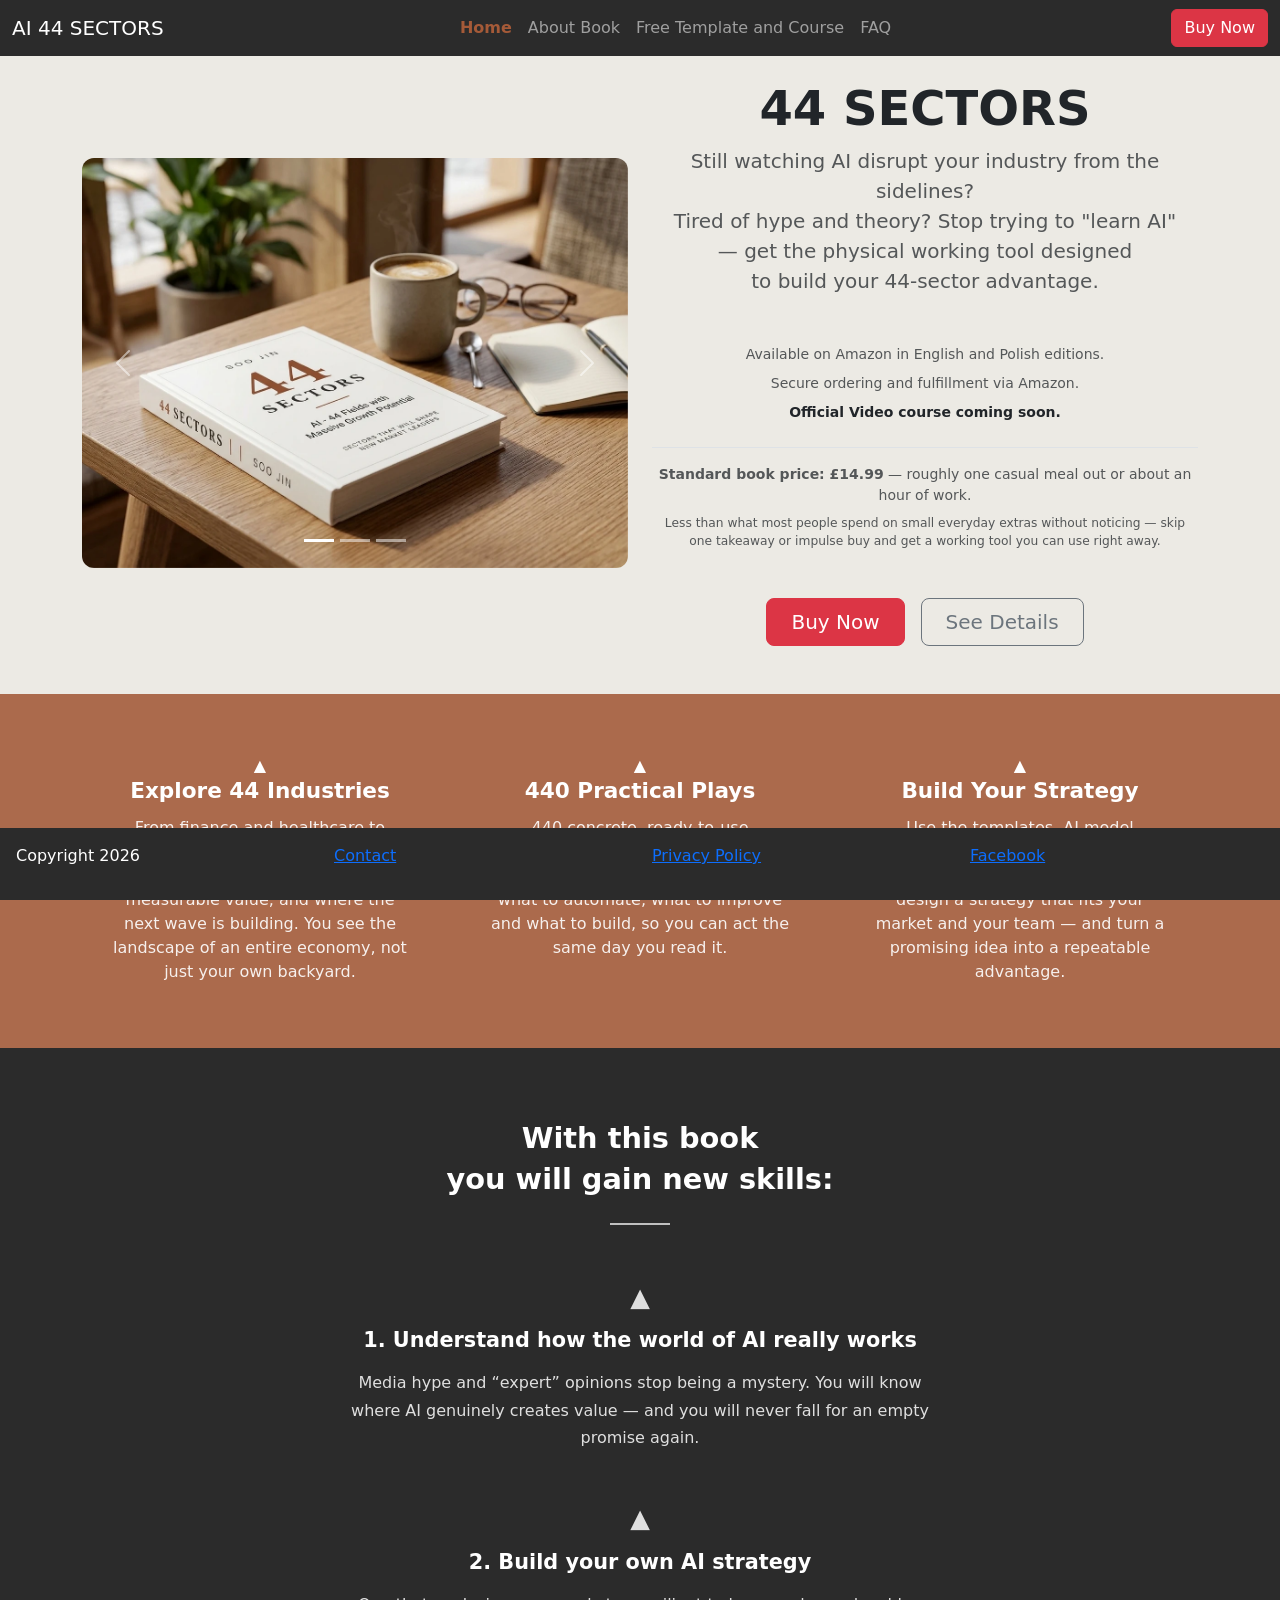
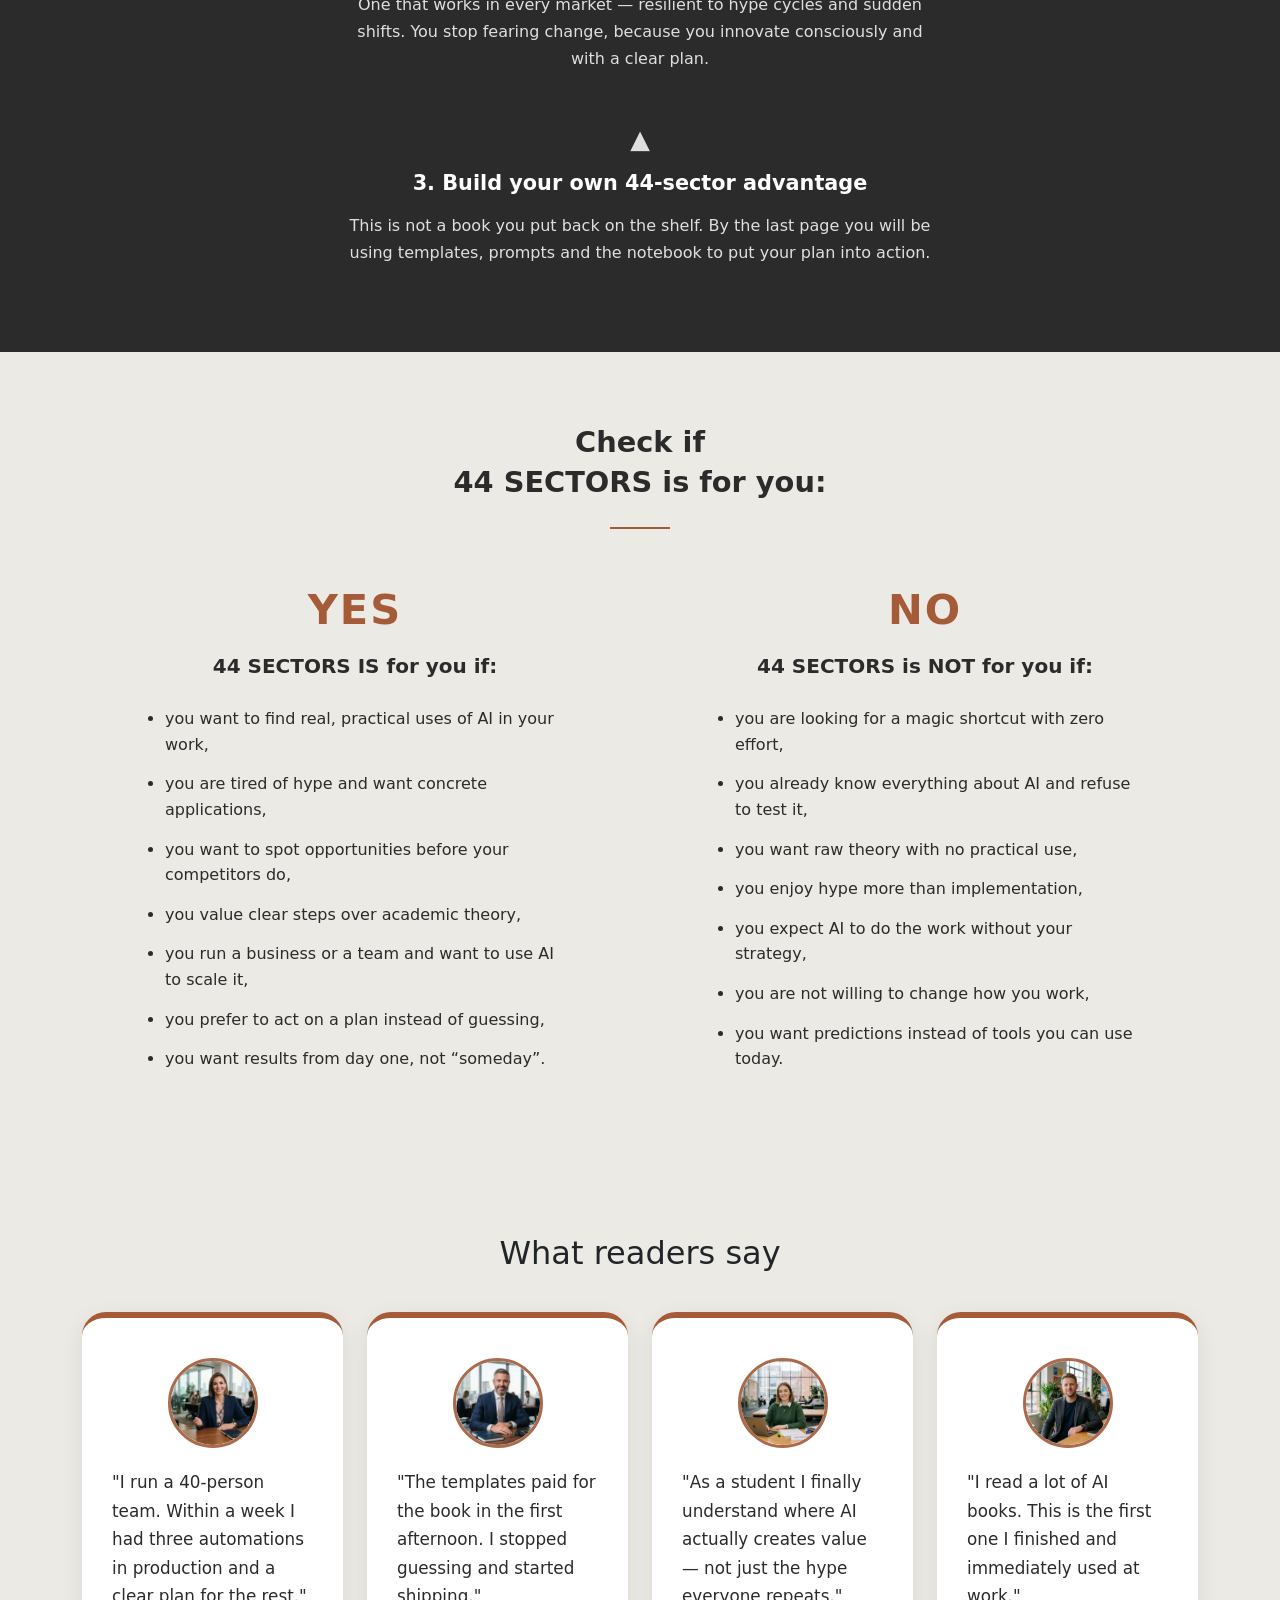
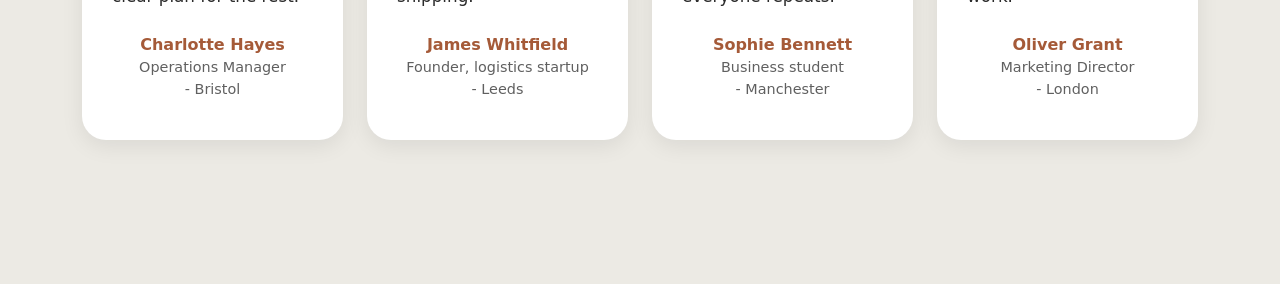
<file: index.html>
<!doctype html>
<html lang="en">

<head>
  <!-- made by ME and AI: <head> = page settings/assets (not visible page content) |
  <!doctype html> = HTML5 doc | lang="en" = English | charset="utf-8" = UTF-8 text/symbols 
  viewport = mobile/screen fit (scale=1=100%) | description = SEO search summary | 
  robots = index/follow (crawl & index) | og:* = link preview card | title = browser tab title |
  icon = tab SVG icon | bootstrap.min.css = minified Bootstrap CSS | style.css = custom CSS after Bootstrap -->
  <!-- Semantic layout structure: head (page settings), header/nav (top menu), main (core content), section (topic blocks), footer (bottom info) -->


  <!-- Character encoding: supports all letters and symbols -->
  <meta charset="utf-8">

  <!-- Mobile view: makes the page fit phones and tablets -->
  <meta name="viewport" content="width=device-width, initial-scale=1">

  <!-- SEO: Page summary shown in Google search results -->
  <meta name="description" content="44 Sectors - Practical AI working tool, strategies, and 440 ready-to-use applications across 44 industries.">

  <!-- made by AI - SEO: Tells search engines to index this page and follow links -->
  <meta name="robots" content="index, follow">

  <!-- made by AI - Social media preview: title and description when shared on links -->
  <!-- og: - Work only in a place where you put link www (social media ) -->
  <meta property="og:title" content="44 Sectors - Practical AI Working Tool">
  <meta property="og:description" content="Practical AI strategies and 440 ready-to-use applications across 44 industries.">
  <meta property="og:type" content="website">

  <!-- Browser tab title -->
  <title>44 Sectors - Practical AI Working Tool</title>

  <!-- Small icon shown on the browser tab -->
  <link rel="icon" type="image/svg+xml" href="assets/favicon/f1.svg">

  <!-- Bootstrap 5 CSS framework: provides grid, buttons, and layout styles -->
  <link href="https://cdn.jsdelivr.net/npm/bootstrap@5.3.9/dist/css/bootstrap.min.css" rel="stylesheet">

  <!-- Custom CSS file: overrides Bootstrap with our own colors and fonts -->
  <link rel="stylesheet" href="assets/css/style.css">
</head>

<body>
  <!-- Header & Navigation -->
  <!-- top menu bar (links to pages + mobile toggle button) -->
  <!-- toggle = button that opens/closes the menu list on mobile -->
  <header>
    <!-- nav = menu, fixed-top = stuck to top -->
    <!-- navbar-expand-lg = show big screen: full menu in a row; small screen: hidden under menu button -->
    <!-- data-bs-theme="dark" = changes color theme (does not add click action) -->
    <nav class="navbar navbar-expand-lg fixed-top" data-bs-theme="dark">
      <!-- container-fluid = full width of the screen; container = centered with side margins -->
      <div class="container-fluid">
        <!-- logo, class - shows style/color , href - shows where will you go after click logo-->
        <a class="navbar-brand" href="index.html">AI 44 SECTORS</a>
        <!-- button collapse - shows when screen narrows(small), 
         data-bs-target="#navbarNavAltMarkup" - shows which menu opens - this is bootstrap -->
        <!-- aria* helper for screen readers for people with disabilities (e.g. reads text out loud for blind users)-->
        <button class="navbar-toggler" type="button" data-bs-toggle="collapse" data-bs-target="#navbarNavAltMarkup"
          aria-controls="navbarNavAltMarkup" aria-expanded="false" aria-label="Toggle navigation">
          <!-- span - shows style/color for collapse menu toggle (hamburger icon, 3 lines) -->
          <span class="navbar-toggler-icon"></span>
        </button>
        <!-- div - full container(box) with all things in (logo, home, about...) 
         id - this key for bootstrap  -->
        <div class="collapse navbar-collapse" id="navbarNavAltMarkup">
          <!-- div= box(home...) , class=style/color, mx-auto=in this case, it centers it -->
          <div class="navbar-nav mx-auto">
            <!-- nav-link active = show color when you click(home, about...), 
             active = work on href link(home, about...)
             aria= for disabled -->
            <a class="nav-link active" aria-current="page" href="index.html">Home</a>
            <a class="nav-link" href="about-book.html">About Book</a>
            <a class="nav-link" href="free-template.html">Free Template and Course</a>
            <a class="nav-link" href="faq.html">FAQ</a>
          </div>
          <!-- btn btn-danger(red) = bootstrap red button style/color (can override in css) -->
          <a class="btn btn-danger" href="buynow.html">Buy Now</a>
        </div>
      </div>
    </nav>
  </header>

  <!-- Hero Section Main-->
  <!-- main = main content box, 
  container = centered width box, 
  pt = pt-2 = inner top; pb-5 = inner bottom; py-3 = inner top+bottom; 
  px-3 = inner left+right pe-3 = inner right; ps-3 = inner left; 
  mt = mt-2 = outer top; mb-5 = outer bottom; my-3 = outer top+bottom; 
  mx-3 = outer left+right; ps-3 = outer right; pe-3 = outer left;
  hero = main top banner/section -->

  <main class="container pt-5 mt-4 hero">
    <!-- row = horizontal grid row, align-items-center = vertical center -->
    <div class="row align-items-center pt-2 pb-5">
      <!-- Left Column: Book Carousel -->
       <!-- col-12 = 12/12 (1 box per row); col-2 = 2/12 (6 boxes per row); 
        col-md-3 = 3/12 (4 boxes per row) from >=768px width up 
        col-md-4 = 4/12 (3 boxes per row) from >=768px width up 
        sm >=576px, md >=768px, lg >=992px, xl >=1200px, xxl >=1400px -->
      <div class="col-12 col-md-6 text-center">
        <!-- Bootstrap carousel with slide transition, ID for controls, and custom nice-rogi rounded corners -->
        <div id="carouselExampleIndicators" class="carousel slide nice-rogi">
          <!-- Dots/dashes at the bottom of the carousel to switch slides -->
          <div class="carousel-indicators">
            <button type="button" data-bs-target="#carouselExampleIndicators" data-bs-slide-to="0" class="active"
              aria-current="true" aria-label="Slide 1"></button>
              <!-- First indicator dash: jumps to slide index 0 on bootstrap = #carouselExampleIndicators,
                marked active for style & screen readers -->
            <button type="button" data-bs-target="#carouselExampleIndicators" data-bs-slide-to="1"
              aria-label="Slide 2"></button>
            <button type="button" data-bs-target="#carouselExampleIndicators" data-bs-slide-to="2"
              aria-label="Slide 3"></button>
          </div>
          <!-- carousel-inner wraps slides; carousel-item is one slide; d-block + w-100 makes image full-width block -->
          <div class="carousel-inner">
            <div class="carousel-item active">
              <img src="assets/images/book1.webp" alt="44 Sectors book lifestyle view" class="d-block w-100">
            </div>
            <div class="carousel-item">
              <img src="assets/images/ccc.webp" alt="AI will create new jobs infographic" class="d-block w-100">
            </div>
            <div class="carousel-item">
              <img src="assets/images/c1N1.webp" alt="Quote of the day from 44 Sectors" class="d-block w-100">
            </div>
          </div>
          <!-- Previous slide button on left edge of #carouselExampleIndicators; visually-hidden label for screen readers -->
          <button class="carousel-control-prev" type="button" data-bs-target="#carouselExampleIndicators"
            data-bs-slide="prev">
            <span class="carousel-control-prev-icon" aria-hidden="true"></span>
            <span class="visually-hidden">Previous</span>
          </button>
          <button class="carousel-control-next" type="button" data-bs-target="#carouselExampleIndicators"
            data-bs-slide="next">
            <span class="carousel-control-next-icon" aria-hidden="true"></span>
            <span class="visually-hidden">Next</span>
          </button>
        </div>
      </div>

      <!-- Right Column: Title, Description & Actions -->

      <!-- Bootstrap Flex: d-flex = flex (parent), flex-column = vertical stack (children under each other),
      justify-content-center = vertical center, fw-bold = bold font, text-muted = muted color -->
      <div class="col-12 col-md-6 d-flex flex-column justify-content-center">
        <h1 class="display-5 fw-bold mb-2 text-center">44 SECTORS</h1>
        <p class="lead text-muted mb-4 text-center">
          Still watching AI disrupt your industry from the sidelines?<br>
          Tired of hype and theory? Stop trying to "learn AI"<br>
          — get the physical working tool designed<br>
          to build your 44-sector advantage.
        </p>

        <!-- Minimalist Info Block -->
        <div class="my-4 text-muted small text-center">
          <p class="mb-2 text-center">Available on Amazon in English and Polish editions.</p>
          <p class="mb-2 text-center">Secure ordering and fulfillment via Amazon.</p>
          <p class="mb-4 fw-semibold text-dark text-center">Official Video course coming soon.</p>
          <div class="pt-3 border-top mb-4">
            <p class="mb-2">
              <strong>Standard book price: £14.99</strong> — roughly one casual meal out
              or about an hour of work.
            </p>
            <!-- mb-0 = guarantees it sticks to the bottom (no gap); without mb-0 there can be a slight gap -->
            <p class="small text-muted mb-0">
              Less than what most people spend on small everyday extras without noticing —
              skip one takeaway or impulse buy and get a working tool you can use right away.
            </p>
          </div>
        </div>

        <!-- Hero Action Buttons -->
        <div class="d-flex gap-3 mt-0 justify-content-center hero-actions">
          <!-- btn-lg = large button (bigger font and padding than standard btn) -->
          <a class="btn btn-danger btn-lg px-4 py-2 hero-btn" href="buynow.html">Buy Now</a>
          <a class="btn btn-outline-secondary btn-lg px-4 py-2 hero-btn" href="about-book.html">See Details</a>
        </div>
      </div>
    </div>
  </main>

  <!-- Features Section, section 1 under main content -->
  <section class="features">
    <div class="container">
      <!-- fixeed error, add h2 -->
        <h2 class="visually-hidden">Key Book Features</h2>
      <div class="row text-center">
        <div class="col-12 col-md-4 mb-4">
          <!-- triangle icon (no .feature-mark rule in CSS, inherits style from parent) -->
          <div class="feature-mark">▲</div>
          <h3>Explore 44 Industries</h3>
          <p>From finance and healthcare to logistics, energy and retail — the book maps
            where AI already creates measurable value, and where the next wave is building.
            You see the landscape of an entire economy, not just your own backyard.</p>
        </div>
        <div class="col-12 col-md-4 mb-4">
          <div class="feature-mark">▲</div>
          <h3>440 Practical Plays</h3>
          <p>440 concrete, ready-to-use applications. No theory, no buzzwords — each play
            tells you what to automate, what to improve and what to build, so you can act
            the same day you read it.</p>
        </div>
        <div class="col-12 col-md-4 mb-4">
          <div class="feature-mark">▲</div>
          <h3>Build Your Strategy</h3>
          <p>Use the templates, AI model classifications, prompts and notebook at the end
            of the book to design a strategy that fits your market and your team — and turn
            a promising idea into a repeatable advantage.</p>
        </div>
      </div>
    </div>
  </section>

  <!-- Benefits Section, section 2 - with dark background -->
  <section class="benefits">
    <div class="container">
      <h2 class="benefits-title">With this book<br>you will gain new skills:</h2>
      <div class="benefits-line"></div>
      <div class="benefit">
        <div class="benefit-icon">▲</div>
        <h3>1. Understand how the world of AI really works</h3>
        <p>Media hype and &ldquo;expert&rdquo; opinions stop being a mystery. You will
          know where AI genuinely creates value — and you will never fall for an empty
          promise again.</p>
      </div>
      <div class="benefit">
        <div class="benefit-icon">▲</div>
        <h3>2. Build your own AI strategy</h3>
        <p>One that works in every market — resilient to hype cycles and sudden shifts.
          You stop fearing change, because you innovate consciously and with a clear plan.</p>
      </div>
      <div class="benefit">
        <div class="benefit-icon">▲</div>
        <h3>3. Build your own 44-sector advantage</h3>
        <p>This is not a book you put back on the shelf. By the last page you will be
          using templates, prompts and the notebook to put your plan into action.</p>
      </div>
    </div>
  </section>

  <!-- Target Audience Fit Section, Section 3 -->
   <!-- fit = my custom CSS class (not Bootstrap), sets background, text color, and 70px padding -->
  <section class="fit">
    <div class="container">
      <h2 class="fit-title">Check if<br>44 SECTORS is for you:</h2>
      <div class="fit-line"></div>
      <div class="row">
        <div class="col-12 col-md-6 mb-5">
          <div class="fit-icon">YES</div>
          <h3>44 SECTORS IS for you if:</h3>
          <ul>
            <li>you want to find real, practical uses of AI in your work,</li>
            <li>you are tired of hype and want concrete applications,</li>
            <li>you want to spot opportunities before your competitors do,</li>
            <li>you value clear steps over academic theory,</li>
            <li>you run a business or a team and want to use AI to scale it,</li>
            <li>you prefer to act on a plan instead of guessing,</li>
            <li>you want results from day one, not &ldquo;someday&rdquo;.</li>
          </ul>
        </div>
        <div class="col-12 col-md-6 mb-5">
          <div class="fit-icon">NO</div>
          <h3>44 SECTORS is NOT for you if:</h3>
          <ul>
            <li>you are looking for a magic shortcut with zero effort,</li>
            <li>you already know everything about AI and refuse to test it,</li>
            <li>you want raw theory with no practical use,</li>
            <li>you enjoy hype more than implementation,</li>
            <li>you expect AI to do the work without your strategy,</li>
            <li>you are not willing to change how you work,</li>
            <li>you want predictions instead of tools you can use today.</li>
          </ul>
        </div>
      </div>
    </div>
  </section>

  <!-- Reader Reviews Section, section 4 -->
   <!-- Bootstrap: container, text-center, row | my CSS: reviews, reviews-title -->
  <section class="reviews">
    <div class="container">
      <h2 class="reviews-title text-center">What readers say</h2>
      <div class="row">

        <div class="col-12 col-md-6 col-lg-3 mb-4">
          <!-- jump-box = card lifts up on hover; loading="lazy" = loads image only on scroll -->
          <div class="review-card jump-box">
            <img src="assets/images/review1.webp" alt="Portrait of Charlotte Hayes" class="review-photo" loading="lazy">
            <p class="review-text">"I run a 40-person team. Within a week I had three automations in production and a clear plan for the rest."</p>
            <p class="review-author">Charlotte Hayes</p>
            <p class="review-role">Operations Manager</p>
            <p class="review-role">- Bristol</p>
          </div>
        </div>

        <div class="col-12 col-md-6 col-lg-3 mb-4">
          <div class="review-card jump-box">
            <img src="assets/images/review2.webp" alt="Portrait of James Whitfield" class="review-photo" loading="lazy">
            <p class="review-text">"The templates paid for the book in the first afternoon. I stopped guessing and started shipping."</p>
            <p class="review-author">James Whitfield</p>
            <p class="review-role">Founder, logistics startup</p>
            <p class="review-role">- Leeds</p>
          </div>
        </div>

        <div class="col-12 col-md-6 col-lg-3 mb-4">
          <div class="review-card jump-box">
            <img src="assets/images/review3.webp" alt="Portrait of Sophie Bennett" class="review-photo" loading="lazy">
            <p class="review-text">"As a student I finally understand where AI actually creates value — not just the hype everyone repeats."</p>
            <p class="review-author">Sophie Bennett</p>
            <p class="review-role">Business student</p>
            <p class="review-role">- Manchester</p>
          </div>
        </div>

        <div class="col-12 col-md-6 col-lg-3 mb-4">
          <div class="review-card jump-box">
            <img src="assets/images/review4.webp" alt="Portrait of Oliver Grant" class="review-photo" loading="lazy">
            <p class="review-text">"I read a lot of AI books. This is the first one I finished and immediately used at work."</p>
            <p class="review-author">Oliver Grant</p>
            <p class="review-role">Marketing Director</p>
            <p class="review-role">- London</p>
          </div>
        </div>

      </div>
    </div>
  </section>

  <!-- footer = my CSS (dark background, white text); 
   fixed-bottom = Bootstrap (pins permanently to bottom of screen) -->
  <footer class="footer fixed-bottom">
    <div class="container-fluid p-3">
      <div class="row">
        <div class="col-12 col-md-3">
          <p>Copyright 2026</p>
        </div>
        <div class="col-12 col-md-3">
          <p><a href="free-template.html">Contact</a></p>
        </div>
        <div class="col-12 col-md-3">
          <p><a href="privacypolicy.html">Privacy Policy</a></p>
        </div>
        <div class="col-12 col-md-3">
          <p><a href="https://facebook.com" target="_blank" rel="noopener">Facebook</a></p>
        </div>
      </div>
    </div>
  </footer>
  <!-- Bootstrap script for interactive page elements; placed at the bottom so the page loads first -->

  <script src="https://cdn.jsdelivr.net/npm/bootstrap@5.3.9/dist/js/bootstrap.bundle.min.js"
    integrity="sha384-WyOxWvTyr1QaMPfiPJSv76iReVthorl5uWlFtZPyK0IEB0hGzo9y5Bp9mYanr8Bu"
    crossorigin="anonymous"></script>
</body>

</html>
</file>
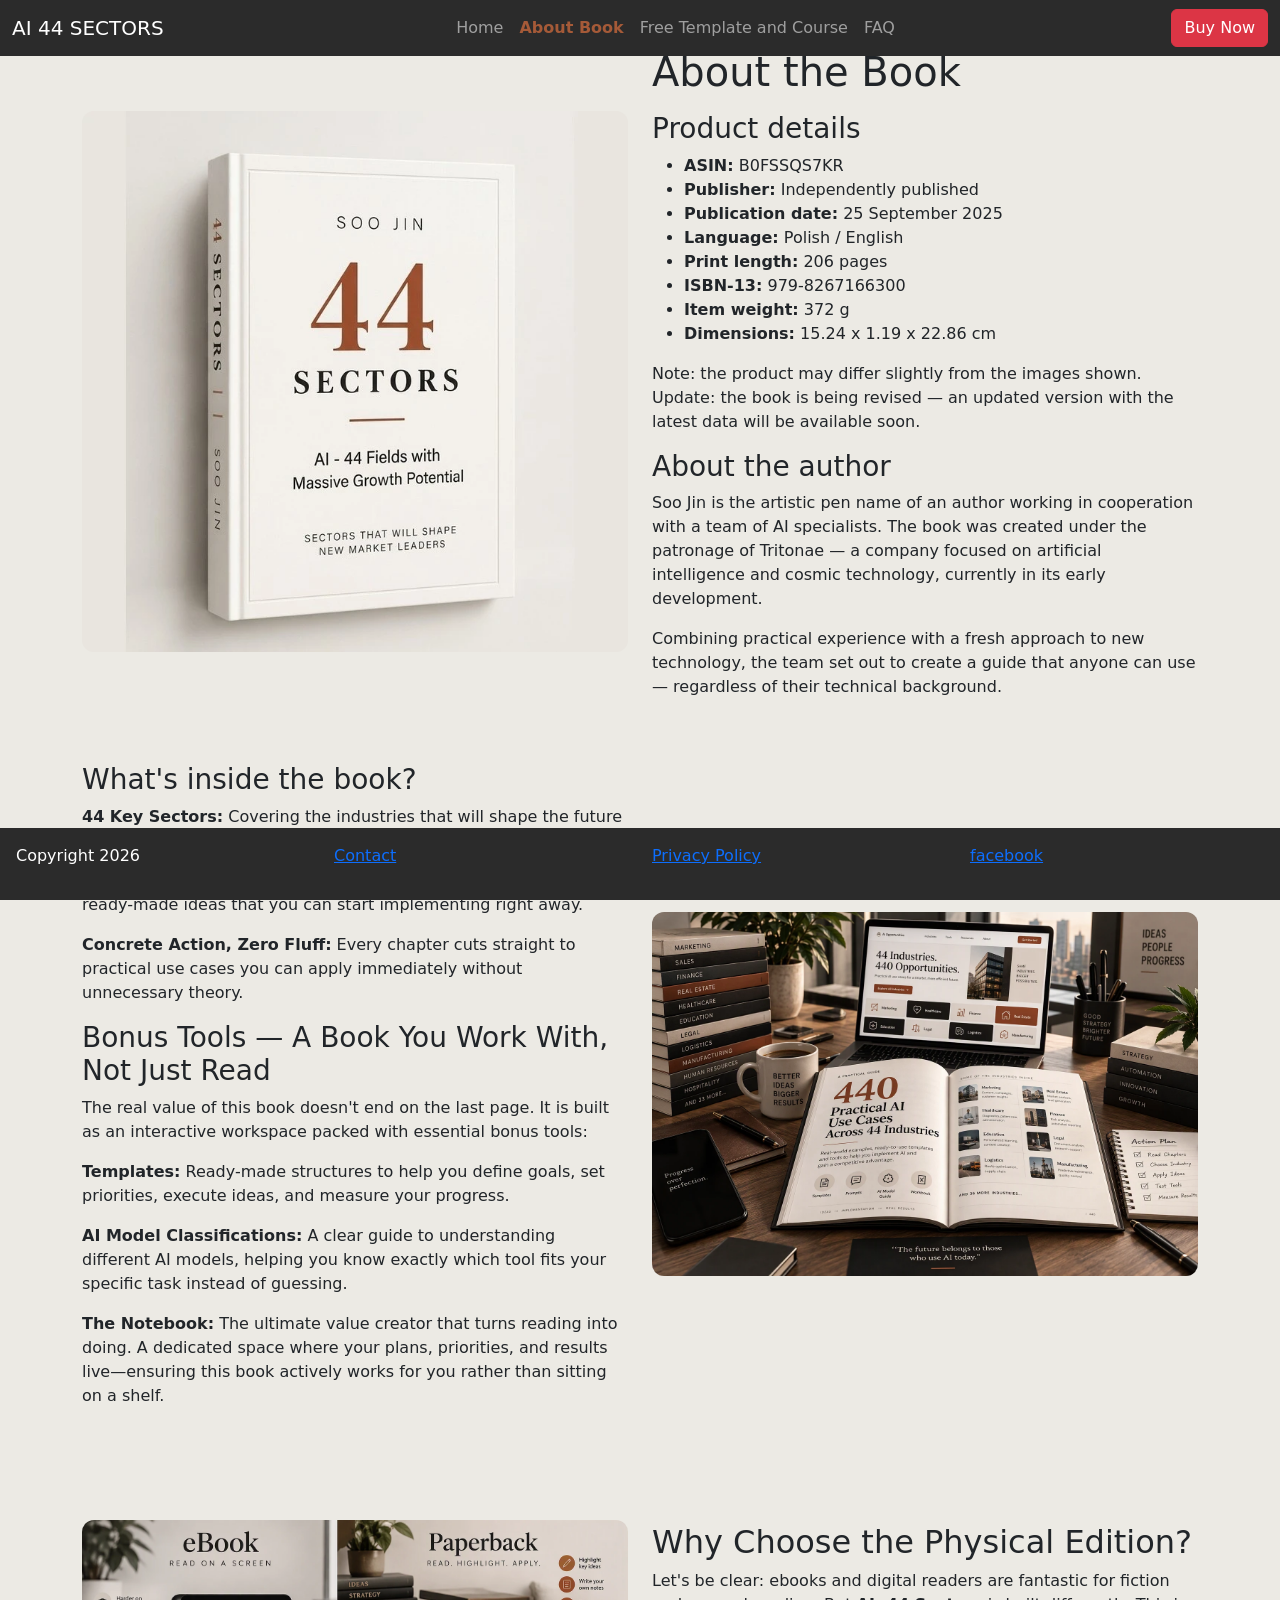
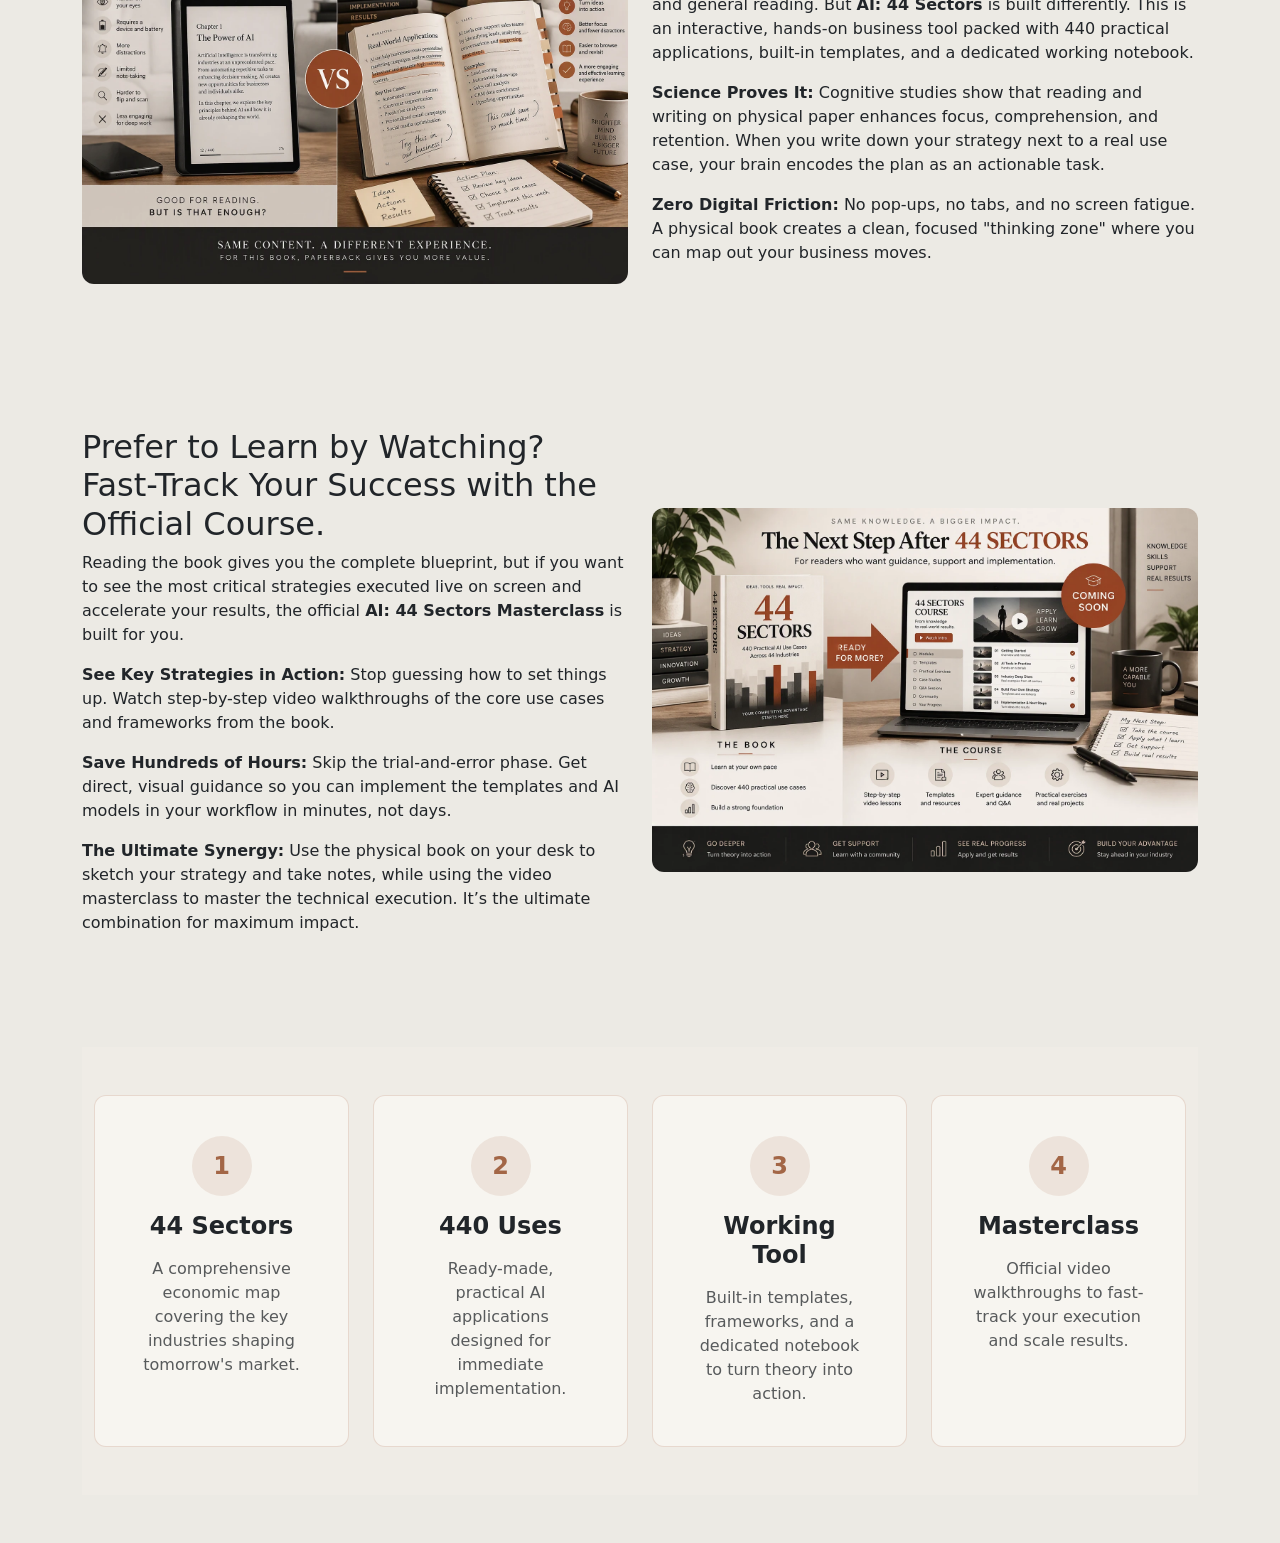
<file: about-book.html>
<!doctype html>
<html lang="en">
  <head>
    <meta charset="utf-8">
    <meta name="viewport" content="width=device-width, initial-scale=1">
    <title>44 Sectors</title>
    
    <link href="https://cdn.jsdelivr.net/npm/bootstrap@5.3.9/dist/css/bootstrap.min.css" rel="stylesheet">
    <link rel="stylesheet" href="assets/css/style.css">
  </head>
  <body>
    <header>
      <!-- this is the header of nav bootstrap-->
      <nav class="navbar navbar-expand-lg fixed-top" data-bs-theme="dark">
        <div class="container-fluid">
          <a class="navbar-brand" href="#">AI 44 SECTORS</a>
          <button
            class="navbar-toggler"
            type="button"
            data-bs-toggle="collapse"
            data-bs-target="#navbarNavAltMarkup"
            aria-controls="navbarNavAltMarkup"
            aria-expanded="false"
            aria-label="Toggle navigation"
          >
            <span class="navbar-toggler-icon"></span>
          </button>
          
          
          <div class="collapse navbar-collapse" id="navbarNavAltMarkup">
            <div class="navbar-nav mx-auto">
              <a class="nav-link" aria-current="page" href="index.html">Home</a>
              <a class="nav-link active" href="about-book.html">About Book</a>
              <a class="nav-link" href="free-template.html">Free Template and Course</a>
              <a class="nav-link" href="faq.html">FAQ</a>
              
            </div>
            <a class="btn btn-danger" href="buynow.html">Buy Now</a>
          </div>
        </div>
      </nav>
    </header>
    <!-- Main in about book page -->
    <!-- adding the loading="lazy" attribute inside the img tags- 4 box -->
    <main class="container hero py-5">
    <!-- section 1 (box 1 left side - photo) -->

  <div class="row align-items-center mb-5">
    <div class="col-12 col-md-6 text-center">
      <img src="assets/images/book777.webp" alt="44 Sectors" class="hero-img book-zoom rogi-rogi" loading="lazy">
    </div>

    <!-- section 1 (box 2 right side - text) -->
     <!-- right column of the About Book section: layout (col-12 col-md-6), 
      spacing (mb-3), and list styling come from Bootstrap (no custom CSS) -->
      <!-- ul = bullets, ol = numbered list, 
       li = list item, a = link, p = paragraph, strong = important bold -->
    <div class="col-12 col-md-6">
      <h1 class="mb-3">About the Book</h1>
      <!-- fixed error h2-->
      <h2 class="h3">Product details</h2>
    <ul class="book-details">
      <li><strong>ASIN:</strong> B0FSSQS7KR</li>
      <li><strong>Publisher:</strong> Independently published</li>
      <li><strong>Publication date:</strong> 25 September 2025</li>
      <li><strong>Language:</strong> Polish / English</li>
      <li><strong>Print length:</strong> 206 pages</li>
      <li><strong>ISBN-13:</strong> 979-8267166300</li>
      <li><strong>Item weight:</strong> 372 g</li>
      <li><strong>Dimensions:</strong> 15.24 x 1.19 x 22.86 cm</li>
    </ul>
    <p class="product-note">
      Note: the product may differ slightly from the images shown. Update: the book
      is being revised — an updated version with the latest data will be available soon.
    </p>
    <h3>About the author</h3>
    <p>
      Soo Jin is the artistic pen name of an author working in cooperation with
      a team of AI specialists. The book was created under the patronage of
      Tritonae — a company focused on artificial intelligence and cosmic
      technology, currently in its early development.
    </p>
    <p>
      Combining practical experience with a fresh approach to new technology,
      the team set out to create a guide that anyone can use — regardless of
      their technical background.
    </p>
    </div>
  </div>

   <!-- section 2  (Box 1 left side - text) -->
  <div class="row align-items-center mb-5">
    <div class="col-12 col-md-6 order-2 order-md-1">
      <h3>What's inside the book?</h3>
      <p>
        <strong>44 Key Sectors:</strong> Covering the industries that will shape the
        future and define tomorrow's market leaders.
      </p>
      <p>
        <strong>10 Practical Applications per Sector:</strong> Giving you a total of
        440 ready-made ideas that you can start implementing right away.
      </p>
      <p>
        <strong>Concrete Action, Zero Fluff:</strong> Every chapter cuts straight to
        practical use cases you can apply immediately without unnecessary theory.
      </p>
      <h3>Bonus Tools — A Book You Work With, Not Just Read</h3>
      <p>
        The real value of this book doesn't end on the last page. It is built as an
        interactive workspace packed with essential bonus tools:
      </p>
      <p>
        <strong>Templates:</strong> Ready-made structures to help you define goals,
        set priorities, execute ideas, and measure your progress.
      </p>
      <p>
        <strong>AI Model Classifications:</strong> A clear guide to understanding
        different AI models, helping you know exactly which tool fits your specific
        task instead of guessing.
      </p>
      <p>
        <strong>The Notebook:</strong> The ultimate value creator that turns reading
        into doing. A dedicated space where your plans, priorities, and results
        live—ensuring this book actively works for you rather than sitting on a shelf.
      </p>
    </div>

    <!-- section 2 (box 2 right side - photo) -->
    <div class="col-12 col-md-6 order-1 order-md-2 text-center">
      <img src="assets/images/book2.webp" alt="44 Sectors" class="hero-img book-zoom rogi-rogi" loading="lazy" >
    </div>
  </div>

  <!-- section 3 (box 1 left side - photo) -->
  <div class="row align-items-center mt-5 mb-5 custom-block">
    <div class="col-12 col-md-6 text-center">
      <img src="assets/images/book3.webp" alt="44 Sectors" class="hero-img book-zoom rogi-rogi" loading="lazy" >
    </div>
    <!-- section 3 (box 2 right side - text) -->
    <div class="col-12 col-md-6">
      <h2>Why Choose the Physical Edition?</h2>
      <p>
        Let's be clear: ebooks and digital readers are fantastic for fiction and general reading. But <strong>AI: 44 Sectors</strong> is built differently. This is an interactive, hands-on business tool packed with 440 practical applications, built-in templates, and a dedicated working notebook.
      </p>
      <p>
        <strong>Science Proves It:</strong> Cognitive studies show that reading and writing on physical paper enhances focus, comprehension, and retention. When you write down your strategy next to a real use case, your brain encodes the plan as an actionable task.
      </p>
      <p>
        <strong>Zero Digital Friction:</strong> No pop-ups, no tabs, and no screen fatigue. A physical book creates a clean, focused "thinking zone" where you can map out your business moves.
      </p>
    </div>
  </div>

  <!-- section 4 (box 1 left side - text) -->

  <div class="row align-items-center mt-5 mb-5 custom-block">
    <div class="col-12 col-md-6 order-2 order-md-1">
      <h2>Prefer to Learn by Watching? Fast-Track Your Success with the Official Course.</h2>
      <p>
        Reading the book gives you the complete blueprint, but if you want to see the most critical strategies executed live on screen and accelerate your results, the official <strong>AI: 44 Sectors Masterclass</strong> is built for you.
      </p>
      <p>
        <strong>See Key Strategies in Action:</strong> Stop guessing how to set things up. Watch step-by-step video walkthroughs of the core use cases and frameworks from the book.
      </p>
      <p>
        <strong>Save Hundreds of Hours:</strong> Skip the trial-and-error phase. Get direct, visual guidance so you can implement the templates and AI models in your workflow in minutes, not days.
      </p>
      <p>
        <strong>The Ultimate Synergy:</strong> Use the physical book on your desk to sketch your strategy and take notes, while using the video masterclass to master the technical execution. It’s the ultimate combination for maximum impact.
      </p>
    </div>
    <!-- section 4 (box 2 right side - photo) -->
    <div class="col-12 col-md-6 order-1 order-md-2 text-center">
      <img src="assets/images/book4.webp" alt="44 Sectors" class="hero-img book-zoom rogi-rogi" loading="lazy">
    </div>
  </div>

  <!-- section 5 = 4 boxes) -->
  <section class="py-5" style="background-color: #efece6;">
  <div class="container">
    <div class="row g-4">
      
      <!-- Box 1 -->
      <div class="col-12 col-md-6 col-lg-3">
        <!-- card = Bootstrap card container; h-100 = 100% height (equal-height cards); 
         custom-feature-card = custom CSS style; fs-4 = font size scale 1-6 (not left/right alignment) -->
        <div class="card h-100 custom-feature-card text-center p-4">
          <!-- inside the card: vertical layout layers + the circular number badge centered inside -->
          <div class="card-body d-flex flex-column align-items-center">
            <div class="icon-wrapper mb-3 fs-4 fw-bold">
             1
            </div>
            <h3 class="h4 fw-bold mb-3 text-dark">44 Sectors</h3>
            <p class="card-text text-muted mb-0">
              A comprehensive economic map covering the key industries shaping tomorrow's market.
            </p>
          </div>
        </div>
      </div>

      <!-- Box 2 -->
      <div class="col-12 col-md-6 col-lg-3">
        <div class="card h-100 custom-feature-card text-center p-4">
          <div class="card-body d-flex flex-column align-items-center">
            <div class="icon-wrapper mb-3 fs-4 fw-bold">
              2
            </div>
            <h3 class="h4 fw-bold mb-3 text-dark">440 Uses</h3>
            <p class="card-text text-muted mb-0">
              Ready-made, practical AI applications designed for immediate implementation.
            </p>
          </div>
        </div>
      </div>

      <!-- Box 3 -->
      <div class="col-12 col-md-6 col-lg-3">
        <div class="card h-100 custom-feature-card text-center p-4">
          <div class="card-body d-flex flex-column align-items-center">
            <div class="icon-wrapper mb-3 fs-4 fw-bold">
              3
            </div>
            <h3 class="h4 fw-bold mb-3 text-dark">Working Tool</h3>
            <p class="card-text text-muted mb-0">
              Built-in templates, frameworks, and a dedicated notebook to turn theory into action.
            </p>
          </div>
        </div>
      </div>

      <!-- Box 4 -->
      <div class="col-12 col-md-6 col-lg-3">
        <div class="card h-100 custom-feature-card text-center p-4">
          <div class="card-body d-flex flex-column align-items-center">
            <div class="icon-wrapper mb-3 fs-4 fw-bold">
              4
            </div>
            <h3 class="h4 fw-bold mb-3 text-dark">Masterclass</h3>
            <p class="card-text text-muted mb-0">
              Official video walkthroughs to fast-track your execution and scale results.
            </p>
          </div>
        </div>
      </div>

    </div>
  </div>
</section>

</main>
 

<footer class="footer fixed-bottom">
  <div class="container-fluid p-3">
    <div class="row">
      <div class="col-12 col-md-3"><p>Copyright 2026</p></div>
      <div class="col-12 col-md-3"><p><a href="free-template.html">Contact</a></p></div>
      <div class="col-12 col-md-3"><p><a href="privacypolicy.html">Privacy Policy</a></p></div>
      <div class="col-12 col-md-3"><p><a href="https://facebook.com" target="_blank">facebook</a></p></div>
    </div>
  </div>
</footer>
    <script
      src="https://cdn.jsdelivr.net/npm/bootstrap@5.3.9/dist/js/bootstrap.bundle.min.js"
      integrity="sha384-WyOxWvTyr1QaMPfiPJSv76iReVthorl5uWlFtZPyK0IEB0hGzo9y5Bp9mYanr8Bu"
      crossorigin="anonymous"
    ></script>

  </body>
</html>
</file>
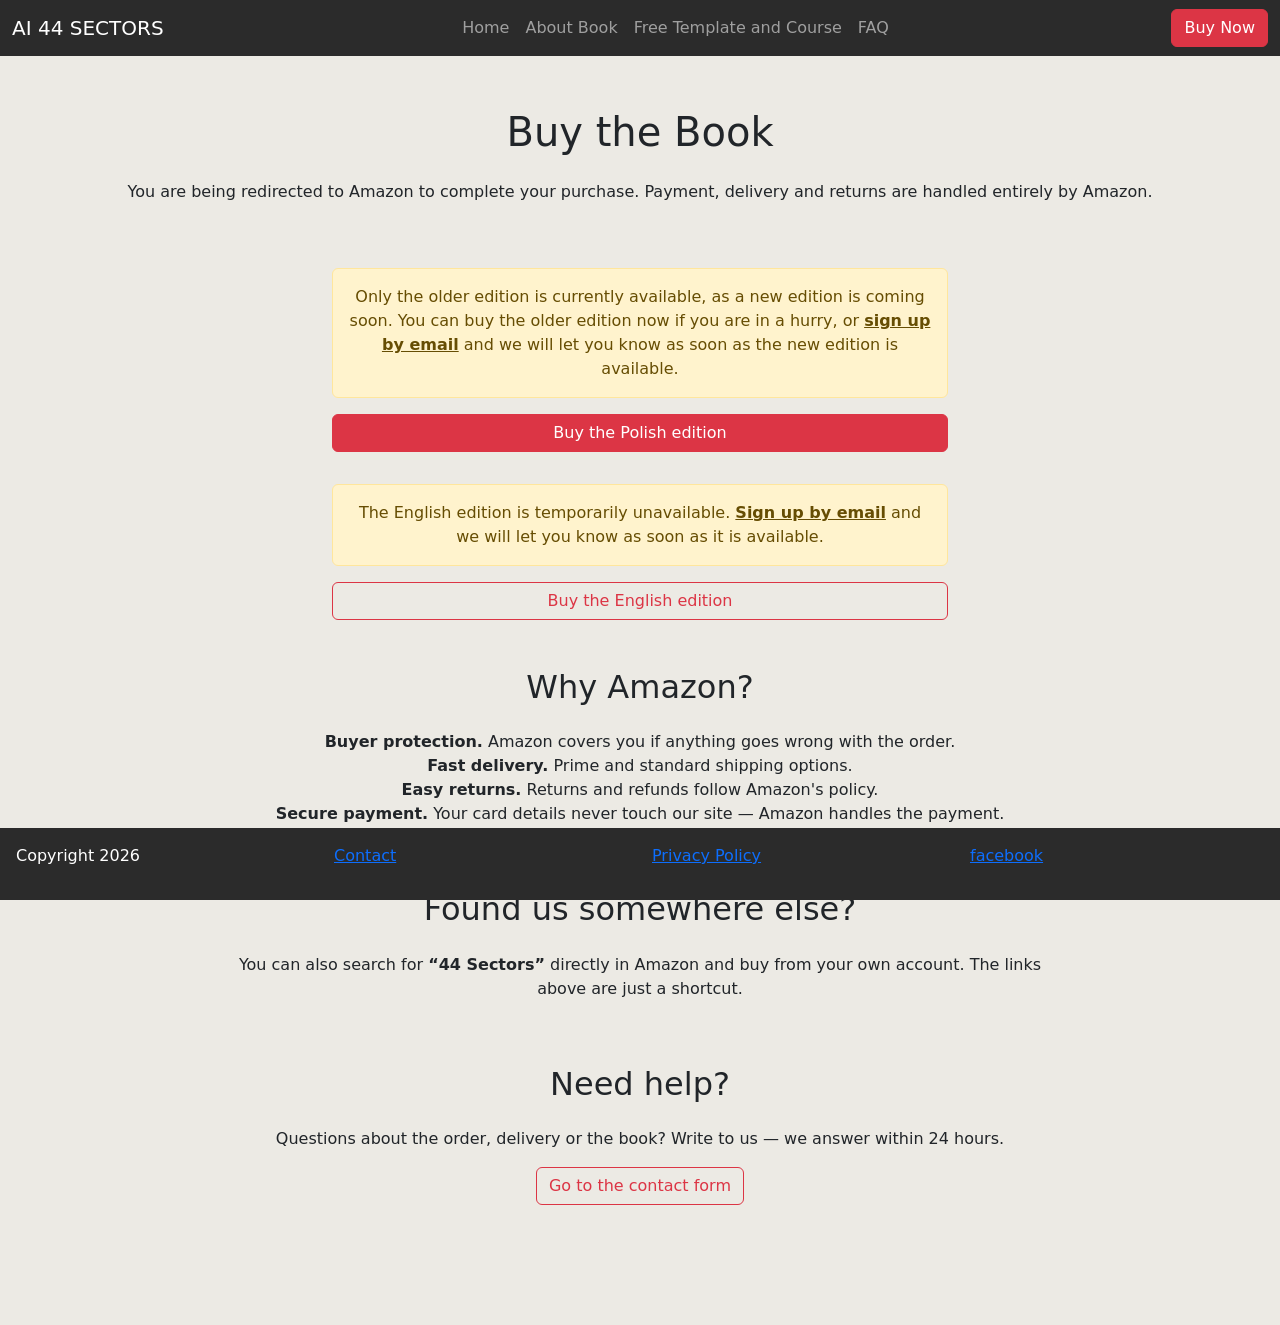
<file: buynow.html>
<!doctype html>
<html lang="en">
  <head>
    <meta charset="utf-8">
    <meta name="viewport" content="width=device-width, initial-scale=1">
    <title>44 Sectors</title>
    
    <link href="https://cdn.jsdelivr.net/npm/bootstrap@5.3.9/dist/css/bootstrap.min.css" rel="stylesheet">
    <link rel="stylesheet" href="assets/css/style.css">
  </head>
  <body>
    <header>
      <!-- this is the header of nav bootstrap-->
      <nav class="navbar navbar-expand-lg fixed-top" data-bs-theme="dark">
        <div class="container-fluid">
          <a class="navbar-brand" href="#">AI 44 SECTORS</a>
          <button
            class="navbar-toggler"
            type="button"
            data-bs-toggle="collapse"
            data-bs-target="#navbarNavAltMarkup"
            aria-controls="navbarNavAltMarkup"
            aria-expanded="false"
            aria-label="Toggle navigation"
          >
            <span class="navbar-toggler-icon"></span>
          </button>
          
         
          <div class="collapse navbar-collapse" id="navbarNavAltMarkup">
            <div class="navbar-nav mx-auto">
              <a class="nav-link" aria-current="page" href="index.html">Home</a>
              <a class="nav-link" href="about-book.html">About Book</a>
              <a class="nav-link" href="free-template.html">Free Template and Course</a>
              <a class="nav-link" href="faq.html">FAQ</a>
              
            </div>
            <a class="btn btn-danger" href="buynow.html">Buy Now</a>
          </div>
        </div>
      </nav>
    </header>
  
    <!-- Buy the Book page -->
    <main class="container-fluid hero py-5 mb-5 pb-5">
      <div class="text-center buy-section mb-4 type text= none">
  <h1 class="text-center buy-section mb-4">Buy the Book</h1>
  <p class="text-center mb-5">
    You are being redirected to Amazon to complete your purchase.
    Payment, delivery and returns are handled entirely by Amazon.
  </p>
  
  <div class="row justify-content-center mb-5">
    <div class="col-12 col-md-6 text-center">
      <div class="alert alert-warning mt-3">
  Only the older edition is currently available, as a new edition is coming soon.
  You can buy the older edition now if you are in a hurry, or
  <a href="free-template.html" class="alert-link">sign up by email</a>
  and we will let you know as soon as the new edition is available.
</div>
<!-- PRZYCISKI ZAKUPU -->
      <a href="https://www.amazon.pl/potencjalem-Uksztaltuj%C4%85-Klasyfikacja-Notatnik-Doskonaly/dp/B0FSSQS7KR/ref=sr_1_1?crid=2DDVYUYR1JM4W&dib=eyJ2IjoiMSJ9.8N2KL9n5PnGTuDQcwB6MP8T-vzS6rlrF3mHdhH6yX8SDJ4B--Akh8mIbNK6083KYfWG7rjOV2-YOB0ne38FVpfwWL2-6RLISqUYAEiZTqEI9jwiPs2NNI7rql-vvUTAicIM_wiNou0SYZ7-Ehysvlw.8Us-YkgQrvoXZsfLTluLJnPqAjYWnYzTyWezThngWN4&dib_tag=se&keywords=soo+jin&qid=1795118947&sprefix=%2Caps%2C117&sr=8-1" target="_blank" rel="noopener" class="btn btn-danger w-100 mb-3">
        Buy the Polish edition
      </a>
      <div class="alert alert-warning mt-3">
  The English edition is temporarily unavailable.
  <a href="free-template.html" class="alert-link">Sign up by email</a>
  and we will let you know as soon as it is available.
</div>
       <!-- fixed error missing href -->
      <a  href="free-template.html" target="_blank" rel="noopener" class="btn btn-outline-danger w-100">
        Buy the English edition
      </a>
    </div>
  </div>
  <!-- DLACZEGO AMAZON -->
  <div class="row justify-content-center mb-5">
    <div class="col-12 col-md-8">
      <h2 class="text-center mb-4">Why Amazon?</h2>
      <ul class="list-unstyled">
        <li><strong>Buyer protection.</strong> Amazon covers you if anything goes wrong with the order.</li>
        <li><strong>Fast delivery.</strong> Prime and standard shipping options.</li>
        <li><strong>Easy returns.</strong> Returns and refunds follow Amazon's policy.</li>
        <li><strong>Secure payment.</strong> Your card details never touch our site — Amazon handles the payment.</li>
      </ul>
    </div>
  </div>
  <!-- INNE ZRODLA -->
  <div class="row justify-content-center mb-5">
    <div class="col-12 col-md-8">
      <h2 class="text-center mb-4">Found us somewhere else?</h2>
      <p class="text-center">
        You can also search for <strong>“44 Sectors”</strong> directly in Amazon
        and buy from your own account. The links above are just a shortcut.
      </p>
    </div>
  </div>
  <!-- POMOC -->
  <div class="row justify-content-center">
    <div class="col-12 col-md-8 text-center">
      <h2 class="mb-4">Need help?</h2>
      <p class="mb-3">
        Questions about the order, delivery or the book? Write to us —
        we answer within 24 hours.
      </p>
      <a href="free-template.html" class="btn btn-outline-danger">Go to the contact form</a>
    </div>
  </div>
  </div>
</main>


      
<footer class="footer fixed-bottom">
  <div class="container-fluid p-3">
    <div class="row">
      <div class="col-12 col-md-3"><p>Copyright 2026</p></div>
      <div class="col-12 col-md-3"><p><a href="free-template.html">Contact</a></p></div>
      <div class="col-12 col-md-3"><p><a href="privacypolicy.html">Privacy Policy</a></p></div>
      <div class="col-12 col-md-3"><p><a href="https://facebook.com" target="_blank">facebook</a></p></div>
    </div>
  </div>
</footer>
    <script
      src="https://cdn.jsdelivr.net/npm/bootstrap@5.3.9/dist/js/bootstrap.bundle.min.js"
      integrity="sha384-WyOxWvTyr1QaMPfiPJSv76iReVthorl5uWlFtZPyK0IEB0hGzo9y5Bp9mYanr8Bu"
      crossorigin="anonymous"
    ></script>
  </body>
</html>
</file>
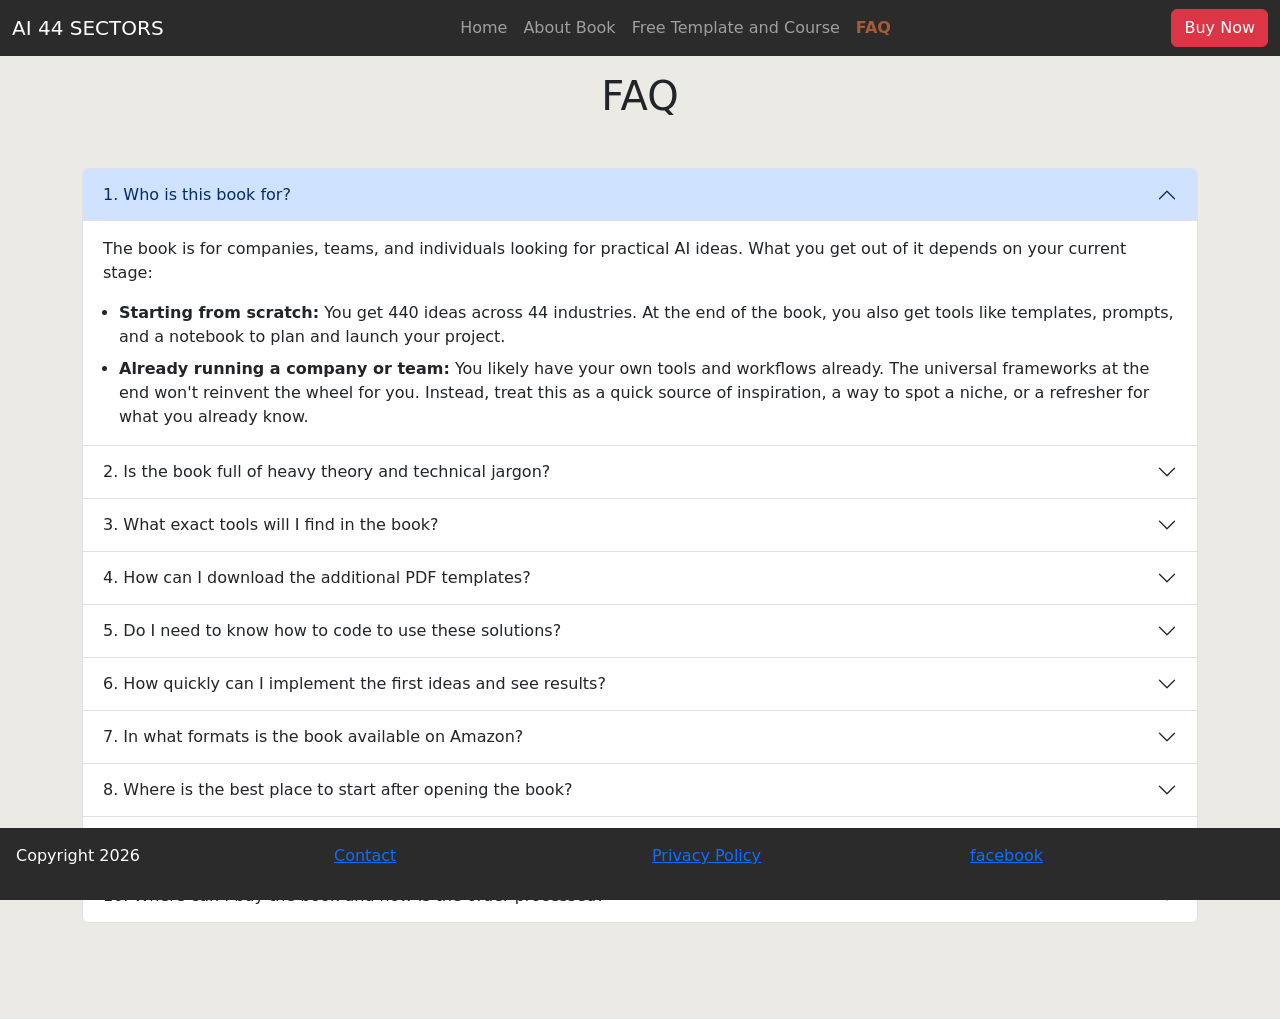
<file: faq.html>
<!doctype html>
<html lang="en">
  <head>
    <meta charset="utf-8">
    <meta name="viewport" content="width=device-width, initial-scale=1">
    <title>44 Sectors</title>
    
    <link href="https://cdn.jsdelivr.net/npm/bootstrap@5.3.9/dist/css/bootstrap.min.css" rel="stylesheet">
    <link rel="stylesheet" href="assets/css/style.css">
  </head>
  <body>
    <header>
      <!-- this is the header of nav bootstrap-->
      <nav class="navbar navbar-expand-lg fixed-top" data-bs-theme="dark">
        <div class="container-fluid">
          <a class="navbar-brand" href="#">AI 44 SECTORS</a>
          <button
            class="navbar-toggler"
            type="button"
            data-bs-toggle="collapse"
            data-bs-target="#navbarNavAltMarkup"
            aria-controls="navbarNavAltMarkup"
            aria-expanded="false"
            aria-label="Toggle navigation"
          >
            <span class="navbar-toggler-icon"></span>
          </button>
          
          
          <div class="collapse navbar-collapse" id="navbarNavAltMarkup">
            <div class="navbar-nav mx-auto">
              <a class="nav-link" aria-current="page" href="index.html">Home</a>
              <a class="nav-link" href="about-book.html">About Book</a>
              <a class="nav-link" href="free-template.html">Free Template and Course</a>
              <a class="nav-link active" href="faq.html">FAQ</a>
              
            </div>
            <a class="btn btn-danger" href="buynow.html">Buy Now</a>
          </div>
        </div>
      </nav>
    </header>
    <!-- FAQ Section -->
     <!-- bootstrap accordion -->
    <main class="container hero py-5 mt-4 mb-5 pb-5">
  <h1 class="text-center mb-5">FAQ</h1>
  <div class="accordion" id="faqAccordion">
    <div class="accordion-item">
      <h2 class="accordion-header">
        <button class="accordion-button" type="button" data-bs-toggle="collapse" data-bs-target="#q1">
          1. Who is this book for?
        </button>
      </h2>
      <div id="q1" class="accordion-collapse collapse show" data-bs-parent="#faqAccordion">
        <div class="accordion-body">
    <p class="mb-3">
      The book is for companies, teams, and individuals looking for practical AI ideas.
      What you get out of it depends on your current stage:
    </p>
    <ul class="ps-3 mb-0">
      <li class="mb-2">
        <strong>Starting from scratch:</strong>
        You get 440 ideas across 44 industries.
        At the end of the book, you also get tools like templates, prompts, and a notebook
        to plan and launch your project.
      </li>
      <li>
        <strong>Already running a company or team:</strong>
        You likely have your own tools and workflows already.
        The universal frameworks at the end won't reinvent the wheel for you.
        Instead, treat this as a quick source of inspiration, a way to spot a niche,
        or a refresher for what you already know.
      </li>
    </ul>
  </div>
      </div>
    </div>
    <div class="accordion-item">
      <h2 class="accordion-header">
        <button class="accordion-button collapsed" type="button" data-bs-toggle="collapse" data-bs-target="#q2">
          2. Is the book full of heavy theory and technical jargon?
        </button>
      </h2>
      <div id="q2" class="accordion-collapse collapse" data-bs-parent="#faqAccordion">
        <div class="accordion-body">
           <p class="mb-0">
           No. The book is written in the simplest, most accessible language possible.
           It focuses on specifics and practical examples from 44 industries –
           without unnecessary theory, fluff, or technical babble.
          </p>
       </div>
      </div>
    </div>
    <div class="accordion-item">
      <h2 class="accordion-header">
        <button class="accordion-button collapsed" type="button" data-bs-toggle="collapse" data-bs-target="#q3">
          3. What exact tools will I find in the book?
        </button>
      </h2>
      <div id="q3" class="accordion-collapse collapse" data-bs-parent="#faqAccordion">
        <div class="accordion-body">
    <p class="mb-3">
      At the end of the book, you will find a practical toolkit for taking action:
    </p>
    <ul class="ps-3 mb-0">
      <li class="mb-1"><strong>Templates</strong> – ready-made frameworks to structure your work,</li>
      <li class="mb-1"><strong>AI model classification</strong> – helping you pick the right tool for the job,</li>
      <li class="mb-1"><strong>Prompts</strong> – ready-to-use commands to get results right away,</li>
      <li><strong>Notebook</strong> – space to plan and organize your own ideas and strategies.</li>
    </ul>
  </div>
      </div>
    </div>
    <div class="accordion-item">
      <h2 class="accordion-header">
        <button class="accordion-button collapsed" type="button" data-bs-toggle="collapse" data-bs-target="#q4">
          4. How can I download the additional PDF templates?
        </button>
      </h2>
      <div id="q4" class="accordion-collapse collapse" data-bs-parent="#faqAccordion">
        <div class="accordion-body">
    <p class="mb-0">
      You can download the PDF templates after entering an access code.
      We will send you the code via email once you submit your request
      through the form on our website.
    </p>
  </div>
      </div>
    </div>
    <div class="accordion-item">
      <h2 class="accordion-header">
        <button class="accordion-button collapsed" type="button" data-bs-toggle="collapse" data-bs-target="#q5">
          5. Do I need to know how to code to use these solutions?
        </button>
      </h2>
      <div id="q5" class="accordion-collapse collapse" data-bs-parent="#faqAccordion">
        <div class="accordion-body">
    <p class="mb-0">
      No. All examples, prompts, and tools are explained in plain language
      and designed so you can implement them with zero programming knowledge.
    </p>
  </div>
      </div>
    </div>
    <div class="accordion-item">
      <h2 class="accordion-header">
        <button class="accordion-button collapsed" type="button" data-bs-toggle="collapse" data-bs-target="#q6">
          6. How quickly can I implement the first ideas and see results?
        </button>
      </h2>
      <div id="q6" class="accordion-collapse collapse" data-bs-parent="#faqAccordion">
        <div class="accordion-body">
    <p class="mb-0">
      That depends entirely on you and your commitment.
      The book gives you a ready-made roadmap, ideas, and tools,
      but no guide will do the work for you.
      Your pace and results depend on the time and effort you put into taking action.
    </p>
  </div>
      </div>
    </div>
    <div class="accordion-item">
      <h2 class="accordion-header">
        <button class="accordion-button collapsed" type="button" data-bs-toggle="collapse" data-bs-target="#q7">
          7. In what formats is the book available on Amazon?
        </button>
      </h2>
      <div id="q7" class="accordion-collapse collapse" data-bs-parent="#faqAccordion">
        <div class="accordion-body">
           <p class="mb-0">
           The book is available on Amazon in Paperback edition only.
          </p>
       </div>
      </div>
    </div>
    <div class="accordion-item">
      <h2 class="accordion-header">
        <button class="accordion-button collapsed" type="button" data-bs-toggle="collapse" data-bs-target="#q8">
          8. Where is the best place to start after opening the book?
        </button>
      </h2>
      <div id="q8" class="accordion-collapse collapse" data-bs-parent="#faqAccordion">
        <div class="accordion-body">
    <p class="mb-0">
      Start right at the beginning.
      The first chapter is dedicated specifically to how to use the book,
      how to pick the right areas, and how to move from idea to execution.
    </p>
  </div>
      </div>
    </div>
    <div class="accordion-item">
      <h2 class="accordion-header">
        <button class="accordion-button collapsed" type="button" data-bs-toggle="collapse" data-bs-target="#q9">
          9. Is the companion course for the book available yet?
        </button>
      </h2>
      <div id="q9" class="accordion-collapse collapse" data-bs-parent="#faqAccordion">
        <div class="accordion-body">
    <p class="mb-0">
      The course is currently in development.
      To make sure you don't miss the launch and get early access,
      follow our website or join the waiting list with your email address.
    </p>
  </div>
      </div>
    </div>
    <div class="accordion-item">
      <h2 class="accordion-header">
        <button class="accordion-button collapsed" type="button" data-bs-toggle="collapse" data-bs-target="#q10">
          10. Where can I buy the book and how is the order processed?
        </button>
      </h2>
      <div id="q10" class="accordion-collapse collapse" data-bs-parent="#faqAccordion">
        <div class="accordion-body">
    <p class="mb-0">
      The book is sold directly through <strong>Amazon (Amazon KDP)</strong>.
      This means the entire ordering, payment, and shipping process
      is handled securely by Amazon according to their standards.
    </p>
  </div>
      </div>
    </div>
  </div>
</main>
 

      
<footer class="footer fixed-bottom">
  <div class="container-fluid p-3">
    <div class="row">
      <div class="col-12 col-md-3"><p>Copyright 2026</p></div>
      <div class="col-12 col-md-3"><p><a href="free-template.html">Contact</a></p></div>
      <div class="col-12 col-md-3"><p><a href="privacypolicy.html">Privacy Policy</a></p></div>
      <div class="col-12 col-md-3"><p><a href="https://facebook.com" target="_blank">facebook</a></p></div>
    </div>
  </div>
</footer>
    <script
      src="https://cdn.jsdelivr.net/npm/bootstrap@5.3.9/dist/js/bootstrap.bundle.min.js"
      integrity="sha384-WyOxWvTyr1QaMPfiPJSv76iReVthorl5uWlFtZPyK0IEB0hGzo9y5Bp9mYanr8Bu"
      crossorigin="anonymous"
    ></script>
  </body>
</html>
</file>
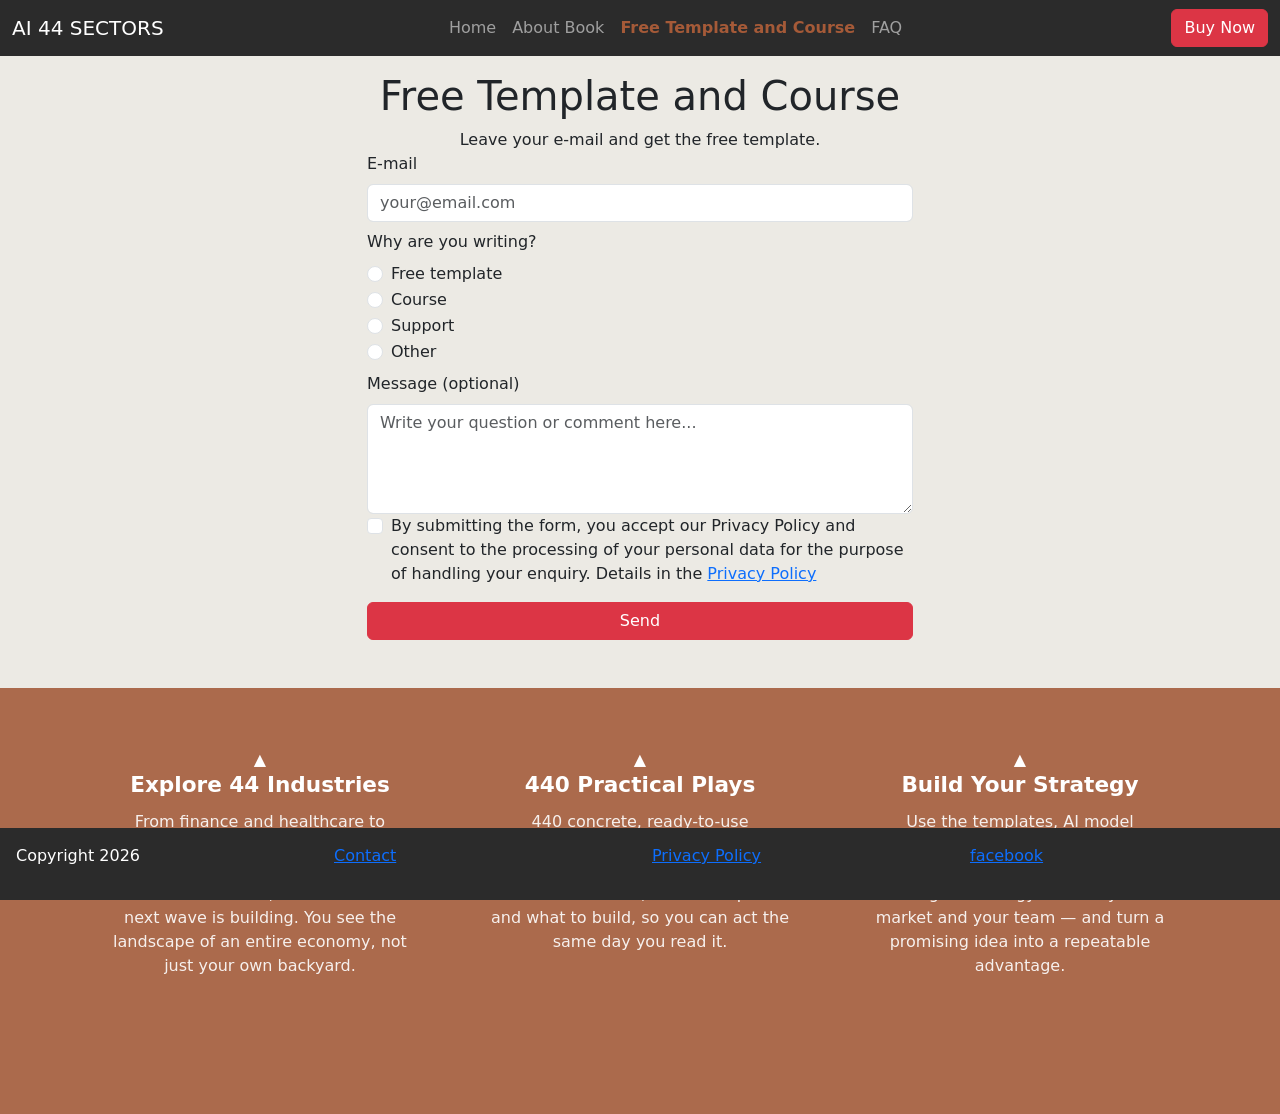
<file: free-template.html>
<!doctype html>
<html lang="en">
  <head>
    <meta charset="utf-8">
    <meta name="viewport" content="width=device-width, initial-scale=1">
    <title>44 Sectors</title>
    
    <link href="https://cdn.jsdelivr.net/npm/bootstrap@5.3.9/dist/css/bootstrap.min.css" rel="stylesheet">
    <link rel="stylesheet" href="assets/css/style.css">
  </head>
  <body>
    <header>
      <!-- this is the header of nav bootstrap-->
      <nav class="navbar navbar-expand-lg fixed-top" data-bs-theme="dark">
        <div class="container-fluid">
          <a class="navbar-brand" href="#">AI 44 SECTORS</a>
          <button
            class="navbar-toggler"
            type="button"
            data-bs-toggle="collapse"
            data-bs-target="#navbarNavAltMarkup"
            aria-controls="navbarNavAltMarkup"
            aria-expanded="false"
            aria-label="Toggle navigation"
          >
            <span class="navbar-toggler-icon"></span>
          </button>
          
          
          <div class="collapse navbar-collapse" id="navbarNavAltMarkup">
            <div class="navbar-nav mx-auto">
              <a class="nav-link" aria-current="page" href="index.html">Home</a>
              <a class="nav-link" href="about-book.html">About Book</a>
              <a class="nav-link active" href="free-template.html">Free Template and Course</a>
              <a class="nav-link" href="faq.html">FAQ</a>
              
            </div>
            <a class="btn btn-danger" href="buynow.html">Buy Now</a>
          </div>
        </div>
      </nav>
    </header>
    
 
<main class="container hero py-5 mt-4">
  <h1 class="text-center mb-2">Free Template and Course</h1>
  <p class="text-center mb-0">Leave your e-mail and get the free template.</p>
  <div class="row justify-content-center">
    <div class="col-12 col-md-6">
      <!-- form built with bootstrap components (form-control, form-check, btn)
        using custom email validation (oninvalid, oninput) and a thank you modal pop-up in javascript -->
      <form id="contactForm">
        <div class="mb-2">
          <label for="email" class="form-label">E-mail</label>
          <input type="email" class="form-control" id="email" name="email"
                 placeholder="your@email.com" required
                 oninvalid="this.setCustomValidity('Please enter a valid e-mail address, e.g. name@domain.com')"
                 oninput="this.setCustomValidity('')">
        </div>
        <div class="mb-2">
          <p class="mb-2">Why are you writing?</p>
          <div class="form-check">
            <input class="form-check-input" type="radio" name="reason" id="free" value="free-template" required>
            <label class="form-check-label" for="free">Free template</label>
          </div>
          <div class="form-check">
            <input class="form-check-input" type="radio" name="reason" id="course" value="course">
            <label class="form-check-label" for="course">Course</label>
          </div>
          <div class="form-check">
            <input class="form-check-input" type="radio" name="reason" id="support" value="support">
            <label class="form-check-label" for="support">Support</label>
          </div>
          <div class="form-check">
            <input class="form-check-input" type="radio" name="reason" id="other" value="other">
            <label class="form-check-label" for="other">Other</label>
          </div>
        </div>
        <div class="mb-0">
          <label for="message" class="form-label">Message (optional)</label>
          <textarea class="form-control" id="message" name="message" rows="4"
                    placeholder="Write your question or comment here..."></textarea>
        </div>
        <div class="form-check mb-3">
          <input class="form-check-input" type="checkbox" name="consent" id="consent" required>
          <label class="form-check-label" for="consent">
            By submitting the form, you accept our Privacy Policy and consent to the
            processing of your personal data for the purpose of handling your enquiry.
            Details in the <a href="privacypolicy.html">Privacy Policy</a>
          </label>
        </div>
        <button type="submit" class="btn btn-danger w-100">Send</button>
      </form>
    </div>
  </div>
  <!-- AI - HTML + bootstrap pop-up window shown after submitting the form -->
  <div class="modal fade" id="thankYouModal" tabindex="-1">
  <div class="modal-dialog modal-dialog-centered">
    <div class="modal-content text-center">
      <div class="modal-body p-4">
        <!-- error fixed-->
        <h2 class="h4 mb-3">Thank you!</h2>
        <p>Your message has been sent. We will get back to you within 24 hours.</p>
        <button type="button" class="btn btn-danger" data-bs-dismiss="modal">Close</button>
      </div>
    </div>
  </div>
</div>
</main>
 
<section class="features">
  <div class="container">
    <div class="row text-center">
      <div class="col-12 col-md-4 mb-5 pb-5">
        <div class="feature-mark">▲</div>
        <h3>Explore 44 Industries</h3>
        <p>From finance and healthcare to logistics, energy and retail — the book maps
        where AI already creates measurable value, and where the next wave is building.
        You see the landscape of an entire economy, not just your own backyard.</p>
      </div>
      <div class="col-12 col-md-4 mb-5 pb-5">
        <div class="feature-mark">▲</div>
        <h3>440 Practical Plays</h3>
        <p>440 concrete, ready-to-use applications. No theory, no buzzwords — each play
        tells you what to automate, what to improve and what to build, so you can act
        the same day you read it.</p>
      </div>
      <div class="col-12 col-md-4 mb-5 pb-5">
        <div class="feature-mark">▲</div>
        <h3>Build Your Strategy</h3>
        <p>Use the templates, AI model classifications, prompts and notebook at the end
        of the book to design a strategy that fits your market and your team — and turn
        a promising idea into a repeatable advantage.</p>
      </div>
    </div>
  </div>
</section>

      
<footer class="footer fixed-bottom">
  <div class="container-fluid p-3">
    <div class="row">
      <div class="col-12 col-md-3"><p>Copyright 2026</p></div>
      <div class="col-12 col-md-3"><p><a href="free-template.html">Contact</a></p></div>
      <div class="col-12 col-md-3"><p><a href="privacypolicy.html">Privacy Policy</a></p></div>
      <div class="col-12 col-md-3"><p><a href="https://facebook.com" target="_blank">facebook</a></p></div>
    </div>
  </div>
</footer>
    <script
      src="https://cdn.jsdelivr.net/npm/bootstrap@5.3.9/dist/js/bootstrap.bundle.min.js"
      integrity="sha384-WyOxWvTyr1QaMPfiPJSv76iReVthorl5uWlFtZPyK0IEB0hGzo9y5Bp9mYanr8Bu"
      crossorigin="anonymous"
    ></script>
    <!-- AI - JS form submit handler: prevents page reload and shows the thankYouModal pop-up (user feedback) -->
   
   <script>
     document.getElementById('contactForm').addEventListener('submit', function (e) {
    e.preventDefault();
    new bootstrap.Modal(document.getElementById('thankYouModal')).show();
     });</script>
  </body>
</html>
</file>
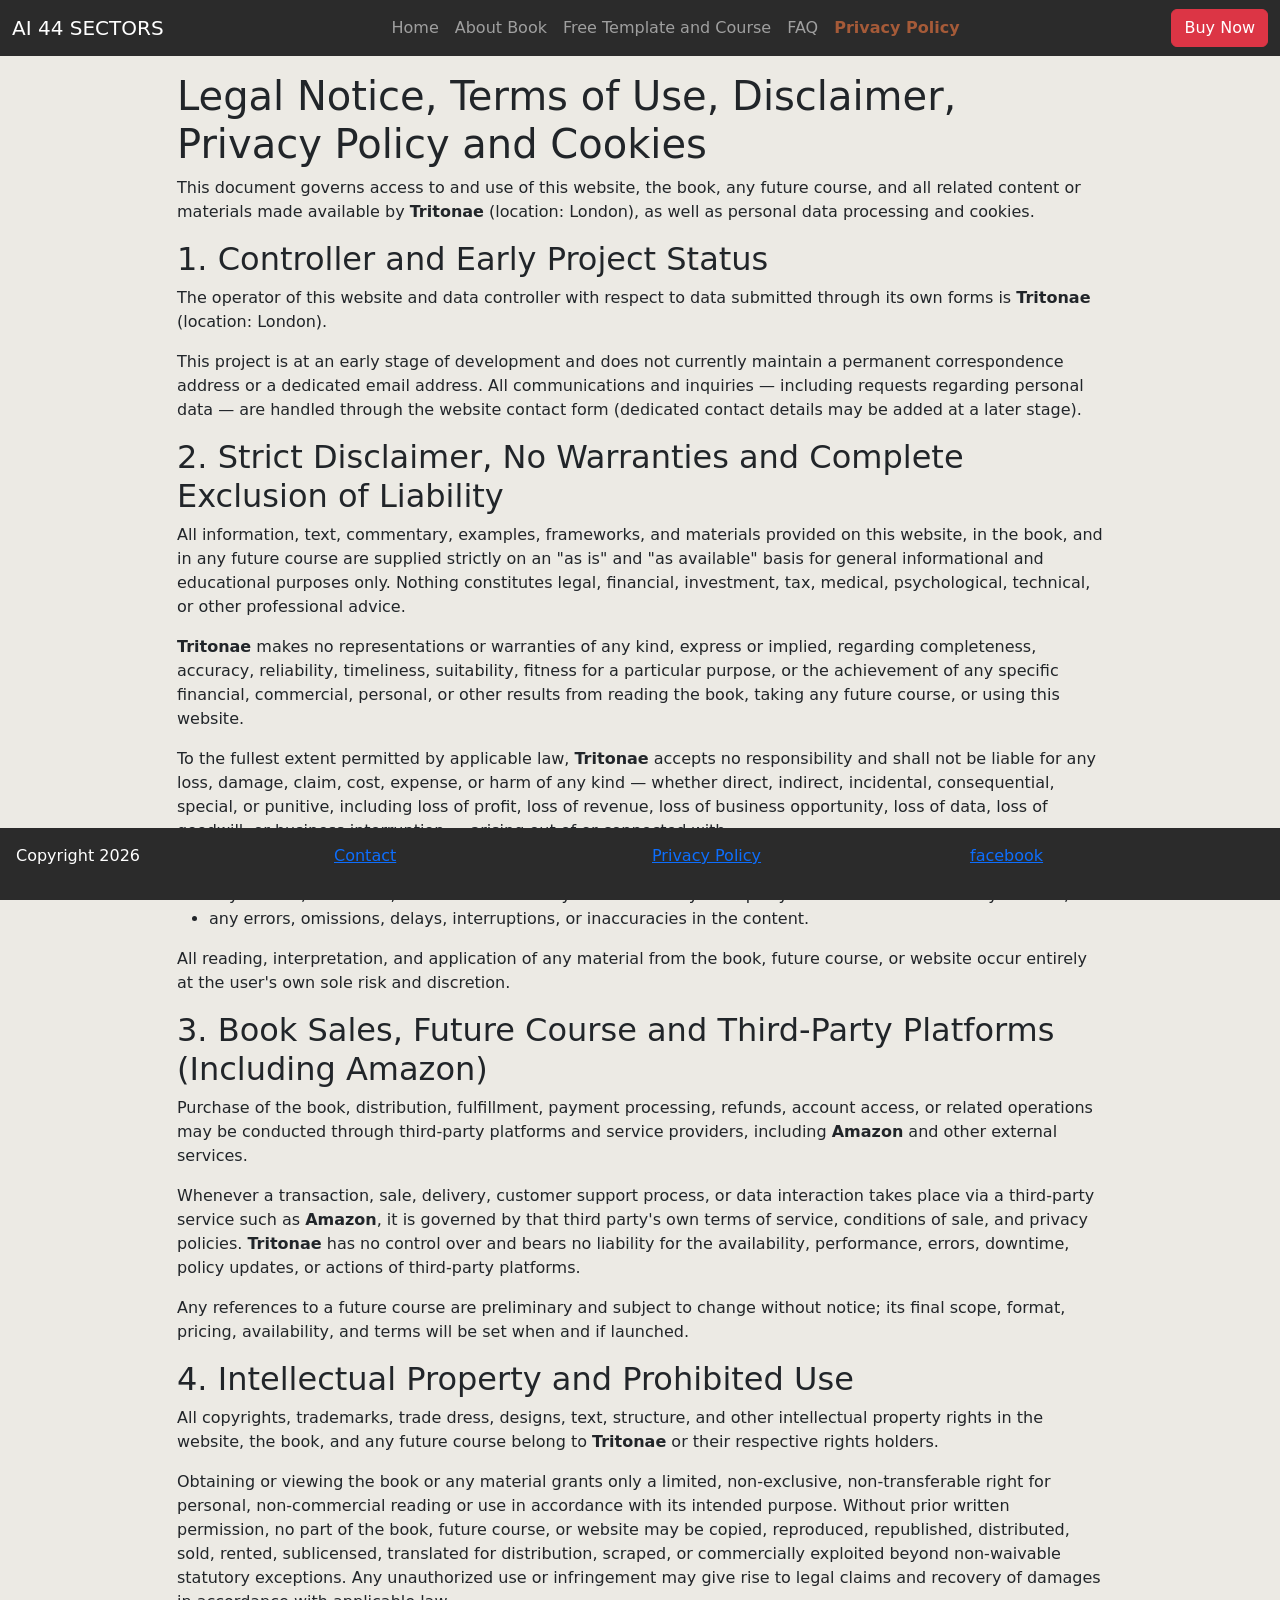
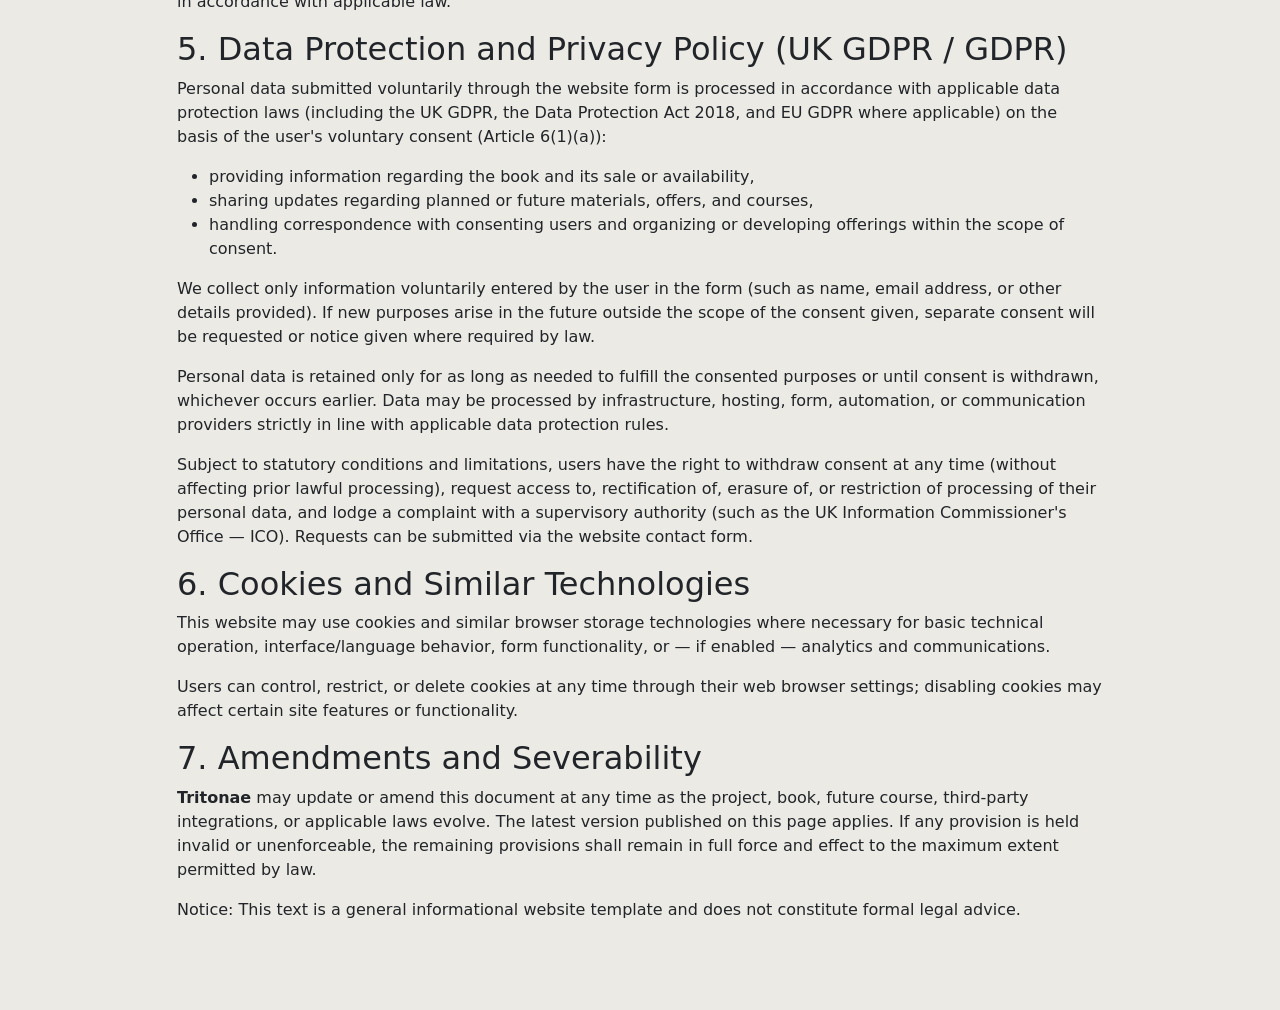
<file: privacypolicy.html>
<!doctype html>
<html lang="en">
  <head>
    <meta charset="utf-8">
    <meta name="viewport" content="width=device-width, initial-scale=1">
    <title>44 Sectors</title>
    
    <link href="https://cdn.jsdelivr.net/npm/bootstrap@5.3.9/dist/css/bootstrap.min.css" rel="stylesheet">
    <link rel="stylesheet" href="assets/css/style.css">
  </head>
  <body>
    <header>
      <!-- this is the header of nav bootstrap-->
      <nav class="navbar navbar-expand-lg fixed-top" data-bs-theme="dark">
        <div class="container-fluid">
          <a class="navbar-brand" href="#">AI 44 SECTORS</a>
          <button
            class="navbar-toggler"
            type="button"
            data-bs-toggle="collapse"
            data-bs-target="#navbarNavAltMarkup"
            aria-controls="navbarNavAltMarkup"
            aria-expanded="false"
            aria-label="Toggle navigation"
          >
            <span class="navbar-toggler-icon"></span>
          </button>
          
          

          <div class="collapse navbar-collapse" id="navbarNavAltMarkup">

           <div class="navbar-nav mx-auto">
            <a class="nav-link" href="index.html">Home</a>
            <a class="nav-link" href="about-book.html">About Book</a>
            <a class="nav-link" href="free-template.html">Free Template and Course</a>
            <a class="nav-link" href="faq.html">FAQ</a>
            <a class="nav-link active" href="privacypolicy.html">Privacy Policy</a>
           </div>

            <a class="btn btn-danger" href="buynow.html">Buy Now</a>

           </div>
          </div>
      </nav>
    </header>
    
    <!-- Privacy Policy -->
    <main class="container pt-5 mt-4 hero"> 
       <div class="row">
  <div class="col-12 col-lg-10 mx-auto mb-4">
    <section class="legal-doc mb-4 pb-4" lang="en">
      <h1>Legal Notice, Terms of Use, Disclaimer, Privacy Policy and Cookies</h1>
      <p>This document governs access to and use of this website, the book, any future course, and all related content or materials made available by <strong>Tritonae</strong> (location: London), as well as personal data processing and cookies.</p>

      <h2>1. Controller and Early Project Status</h2>
      <p>The operator of this website and data controller with respect to data submitted through its own forms is <strong>Tritonae</strong> (location: London).</p>
      <p>This project is at an early stage of development and does not currently maintain a permanent correspondence address or a dedicated email address. All communications and inquiries — including requests regarding personal data — are handled through the website contact form (dedicated contact details may be added at a later stage).</p>

      <h2>2. Strict Disclaimer, No Warranties and Complete Exclusion of Liability</h2>
      <p>All information, text, commentary, examples, frameworks, and materials provided on this website, in the book, and in any future course are supplied strictly on an "as is" and "as available" basis for general informational and educational purposes only. Nothing constitutes legal, financial, investment, tax, medical, psychological, technical, or other professional advice.</p>
      <p><strong>Tritonae</strong> makes no representations or warranties of any kind, express or implied, regarding completeness, accuracy, reliability, timeliness, suitability, fitness for a particular purpose, or the achievement of any specific financial, commercial, personal, or other results from reading the book, taking any future course, or using this website.</p>
      <p>To the fullest extent permitted by applicable law, <strong>Tritonae</strong> accepts no responsibility and shall not be liable for any loss, damage, claim, cost, expense, or harm of any kind — whether direct, indirect, incidental, consequential, special, or punitive, including loss of profit, loss of revenue, loss of business opportunity, loss of data, loss of goodwill, or business interruption — arising out of or connected with:</p>
      <ul>
        <li>the use of, reliance upon, or inability to use the website, the book, or any future course,</li>
        <li>any actions, omissions, or decisions taken by the user or any third party based on the book or any content,</li>
        <li>any errors, omissions, delays, interruptions, or inaccuracies in the content.</li>
      </ul>
      <p>All reading, interpretation, and application of any material from the book, future course, or website occur entirely at the user's own sole risk and discretion.</p>

      <h2>3. Book Sales, Future Course and Third-Party Platforms (Including Amazon)</h2>
      <p>Purchase of the book, distribution, fulfillment, payment processing, refunds, account access, or related operations may be conducted through third-party platforms and service providers, including <strong>Amazon</strong> and other external services.</p>
      <p>Whenever a transaction, sale, delivery, customer support process, or data interaction takes place via a third-party service such as <strong>Amazon</strong>, it is governed by that third party's own terms of service, conditions of sale, and privacy policies. <strong>Tritonae</strong> has no control over and bears no liability for the availability, performance, errors, downtime, policy updates, or actions of third-party platforms.</p>
      <p>Any references to a future course are preliminary and subject to change without notice; its final scope, format, pricing, availability, and terms will be set when and if launched.</p>

      <h2>4. Intellectual Property and Prohibited Use</h2>
      <p>All copyrights, trademarks, trade dress, designs, text, structure, and other intellectual property rights in the website, the book, and any future course belong to <strong>Tritonae</strong> or their respective rights holders.</p>
      <p>Obtaining or viewing the book or any material grants only a limited, non-exclusive, non-transferable right for personal, non-commercial reading or use in accordance with its intended purpose. Without prior written permission, no part of the book, future course, or website may be copied, reproduced, republished, distributed, sold, rented, sublicensed, translated for distribution, scraped, or commercially exploited beyond non-waivable statutory exceptions. Any unauthorized use or infringement may give rise to legal claims and recovery of damages in accordance with applicable law.</p>

      <h2>5. Data Protection and Privacy Policy (UK GDPR / GDPR)</h2>
      <p>Personal data submitted voluntarily through the website form is processed in accordance with applicable data protection laws (including the UK GDPR, the Data Protection Act 2018, and EU GDPR where applicable) on the basis of the user's voluntary consent (Article 6(1)(a)):</p>
      <ul>
        <li>providing information regarding the book and its sale or availability,</li>
        <li>sharing updates regarding planned or future materials, offers, and courses,</li>
        <li>handling correspondence with consenting users and organizing or developing offerings within the scope of consent.</li>
      </ul>
      <p>We collect only information voluntarily entered by the user in the form (such as name, email address, or other details provided). If new purposes arise in the future outside the scope of the consent given, separate consent will be requested or notice given where required by law.</p>
      <p>Personal data is retained only for as long as needed to fulfill the consented purposes or until consent is withdrawn, whichever occurs earlier. Data may be processed by infrastructure, hosting, form, automation, or communication providers strictly in line with applicable data protection rules.</p>
      <p>Subject to statutory conditions and limitations, users have the right to withdraw consent at any time (without affecting prior lawful processing), request access to, rectification of, erasure of, or restriction of processing of their personal data, and lodge a complaint with a supervisory authority (such as the UK Information Commissioner's Office — ICO). Requests can be submitted via the website contact form.</p>

      <h2>6. Cookies and Similar Technologies</h2>
      <p>This website may use cookies and similar browser storage technologies where necessary for basic technical operation, interface/language behavior, form functionality, or — if enabled — analytics and communications.</p>
      <p>Users can control, restrict, or delete cookies at any time through their web browser settings; disabling cookies may affect certain site features or functionality.</p>

      <h2>7. Amendments and Severability</h2>
      <p><strong>Tritonae</strong> may update or amend this document at any time as the project, book, future course, third-party integrations, or applicable laws evolve. The latest version published on this page applies. If any provision is held invalid or unenforceable, the remaining provisions shall remain in full force and effect to the maximum extent permitted by law.</p>

      <p>Notice: This text is a general informational website template and does not constitute formal legal advice.</p>
    </section>
  </div>
</div>
    </main>
 

      
<footer class="footer fixed-bottom">
  <div class="container-fluid p-3">
    <div class="row">
      <div class="col-12 col-md-3"><p>Copyright 2026</p></div>
      <div class="col-12 col-md-3"><p><a href="free-template.html">Contact</a></p></div>
      <div class="col-12 col-md-3"><p><a href="privacypolicy.html">Privacy Policy</a></p></div>
      <div class="col-12 col-md-3"><p><a href="https://facebook.com" target="_blank">facebook</a></p></div>
    </div>
  </div>
</footer>
    <script
      src="https://cdn.jsdelivr.net/npm/bootstrap@5.3.9/dist/js/bootstrap.bundle.min.js"
      integrity="sha384-WyOxWvTyr1QaMPfiPJSv76iReVthorl5uWlFtZPyK0IEB0hGzo9y5Bp9mYanr8Bu"
      crossorigin="anonymous"
    ></script>
  </body>
</html>
</file>
<file: assets/css/style.css>
/* Root Colour Variables */
/* ============================================
   ZMIENNE KOLORÓW (jedno miejsce na cały projekt)
   Zmieniasz wartość tutaj => zmienia się na WSZYSTKICH stronach.
   Użycie w kodzie: background: var(--bg-main);
   ============================================ */
:root {
  --bg-main: #ECEAE4;          /* Główne tło strony (jasny beż) */
  --bg-card-light: #f7f5f0;    /* Tło kart / jaśniejsze boksy */
  --dark-primary: #2B2B2B;     /* Ciemny tekst i navbar */
  --accent-primary: #A55A38;   /* Główny akcent (brąz) - nagłówki, linki */
  --accent-secondary: #ab6a4c; /* Drugi akcent (jaśniejszy brąz) - sekcje */
  --accent-terracotta: #a36646;/* Akcent terakota - ikony, hover */
  --text-light: #ffffff;       /* Biały tekst na ciemnym tle */
  --text-muted: #8a8a8a;       /* Wyciszony szary tekst */
}

html,
body {
  background: var(--bg-main);
}

body {
  min-height: 100vh;
  display: flex;
  flex-direction: column;
}

@media (max-width: 767.98px) {
  body {
    padding-bottom: 120px;
  }
}

/* Policy page Policy Notice Padding */
.notice-end {
  padding-bottom: 20px;
}

/* index pages Navbar */
.navbar {
  --bs-navbar-color: var(--text-light);
  --bs-navbar-brand-color: var(--text-light);
  --bs-navbar-hover-color: var(--accent-primary);
  --bs-navbar-disabled-color: var(--text-muted);
  --bs-navbar-active-color: var(--text-light);
  background: var(--dark-primary);
}

/* index pages Brand Logo */
.navbar-brand,
.navbar-brand:hover,
.navbar-brand:focus {
  color: var(--text-light) !important;
}

.navbar-collapse {
  display: flex;
}

.navbar .nav-link.active {
  color: var(--accent-primary);
  font-weight: 600;
}

/* Main Content */
main {
  flex: 1;
  padding-top: 100px;
}

/* Hero Section */
.hero {
  background: var(--bg-main);
}

.hero-text h1 {
  font-size: 2.1rem;
  font-weight: 700;
  margin-bottom: 1rem;
  color: var(--dark-primary);
}

.hero-lead {
  font-size: 1.05rem;
  line-height: 1.5;
  color: var(--dark-primary);
  max-width: 520px;
}

/* index pages Carousel Images */
.carousel-item img {
  width: 100%;
  aspect-ratio: 4 / 3;
  object-fit: cover;
}

/* index pages Rounded Corners for Carousel */
.nice-rogi {
  border-radius: 12px;
  overflow: hidden;
}

.hero-img {
  width: 100%;
  height: auto;
}

.hero-actions {
  margin-top: -8px;
}

.hero-btn {
  padding-top: 8px;
  padding-bottom: 8px;
}

.hero-box1 {
  padding-top: 12px;
  padding-bottom: 12px;
}

.hero-box2 {
  background: var(--bg-main);
  color: var(--dark-primary);
  padding-top: 12px;
  padding-bottom: 12px;
}

/* index pages Features Section section 1 under main content */
.features {
  background: var(--accent-secondary);
  color: var(--text-light);
  padding: 60px 0 40px;
}

.feature-icon {
  font-size: 2.5rem;
  line-height: 1;
  margin-bottom: 16px;
}

.features h3 {
  font-size: 1.35rem;
  font-weight: 600;
  margin-bottom: 12px;
}

.features p {
  max-width: 300px;
  margin: 0 auto;
  opacity: 0.9;
}

/* index pages Benefits Section, section 2 - with dark background */
.benefits {
  background: var(--dark-primary);
  color: var(--text-light);
  padding: 70px 0;
}

.benefits-title {
  text-align: center;
  font-size: 1.8rem;
  font-weight: 600;
  line-height: 1.4;
  margin-bottom: 24px;
}

.benefits-line {
  width: 60px;
  height: 2px;
  background: var(--text-light);
  opacity: 0.7;
  margin: 0 auto 60px;
}

.benefit {
  max-width: 600px;
  margin: 0 auto 55px;
  text-align: center;
}

.benefit:last-child {
  margin-bottom: 0;
}

.benefit-icon {
  font-size: 1.6rem;
  line-height: 1;
  margin-bottom: 18px;
  color: var(--text-light);
  opacity: 0.85;
}

.benefit h3 {
  font-size: 1.3rem;
  font-weight: 600;
  margin-bottom: 16px;
}

.benefit p {
  opacity: 0.85;
  line-height: 1.7;
}

/* index pages Fit Section, Section 3 */
.fit {
  background: var(--bg-main);
  color: var(--dark-primary);
  padding: 70px 0;
}

.fit-title {
  text-align: center;
  font-size: 1.8rem;
  font-weight: 600;
  line-height: 1.4;
  margin-bottom: 24px;
}

.fit-line {
  width: 60px;
  height: 2px;
  background: var(--accent-primary);
  margin: 0 auto 60px;
}

.fit-icon {
  text-align: center;
  margin-bottom: 24px;
  color: var(--accent-primary);
  font-size: 2.6rem;
  font-weight: 700;
  letter-spacing: 2px;
  line-height: 1;
}

.fit h3 {
  text-align: center;
  font-size: 1.25rem;
  font-weight: 600;
  margin-bottom: 28px;
}

.fit ul {
  max-width: 420px;
  margin: 0 auto;
  padding-left: 20px;
}

.fit li {
  margin-bottom: 14px;
  line-height: 1.6;
}

/* index pages Reviews Section, section 4 */
.reviews {
  background: var(--bg-main);
  padding: 60px 0 120px;
}

.reviews-title {
  margin-top: -30px;
  margin-bottom: 40px;
}

.review-card {
  background: var(--text-light);
  border-radius: 24px;
  border-top: 6px solid var(--accent-primary);
  padding: 40px 30px;
  height: 100%;
  min-height: 420px;
  box-shadow: 0 6px 22px rgba(0, 0, 0, 0.08);
  display: flex;
  flex-direction: column;
  align-items: center;
}

.review-photo {
  width: 90px;
  height: 90px;
  border-radius: 50%;
  object-fit: cover;
  border: 3px solid var(--accent-secondary);
  margin-bottom: 20px;
}

.review-text {
  color: var(--dark-primary);
  line-height: 1.7;
  font-size: 1.05rem;
  margin-bottom: 22px;
}

.review-author {
  color: var(--accent-primary);
  font-weight: 700;
  margin: auto 0 0;
}

.review-role {
  color: var(--dark-primary);
  font-size: 0.9rem;
  opacity: 0.75;
  margin: 0;
}

/* index pages Card Hover Lift Effect */
.jump-box {
  transition: transform 0.3s ease;
}

.jump-box:hover {
  transform: translateY(-26px);
}

/* Footer */
.footer {
  background: var(--dark-primary);
  color: var(--text-light);
}

/* Buy Now Page */
.buy-section {
  padding-top: 30px;
}

/* About Book Page ABOUT BOOK*/
.custom-block {
  padding-top: 24px;
  padding-bottom: 24px;
}

@media (min-width: 768px) {
  .custom-block {
    padding-top: 48px;
    padding-bottom: 48px;
  }
}

.rogi-rogi {
  border-radius: 12px;
  overflow: hidden;
}

/* about book page Zoom Effect for Book Images */
.book-zoom {
  transition: transform 0.4s ease;
  cursor: pointer;
}

.book-zoom:hover {
  transform: scale(1.06);
}

/* About book page Bottom Feature Cards */
.custom-feature-card {
  background-color: var(--bg-card-light);
  border: 1px solid rgba(163, 102, 70, 0.2);
  border-radius: 12px;
  transition: transform 0.3s ease, box-shadow 0.3s ease, border-color 0.3s ease;
}

.custom-feature-card:hover {
  transform: translateY(-6px);
  background-color: var(--text-light);
  border-color: var(--accent-terracotta);
  box-shadow: 0 12px 24px rgba(45, 45, 45, 0.08);
}

.icon-wrapper {
  width: 60px;
  height: 60px;
  border-radius: 50%;
  background-color: rgba(163, 102, 70, 0.12);
  color: var(--accent-terracotta);
  display: flex;
  align-items: center;
  justify-content: center;
  transition: background-color 0.3s ease, color 0.3s ease;
}

.custom-feature-card:hover .icon-wrapper {
  background-color: var(--accent-terracotta);
  color: var(--text-light);
}

@media (min-width: 768px) and (max-width: 991.98px) {
  .hero .col-md-6 {
    flex: 0 0 100%;
    max-width: 100%;
  }
}
</file>
